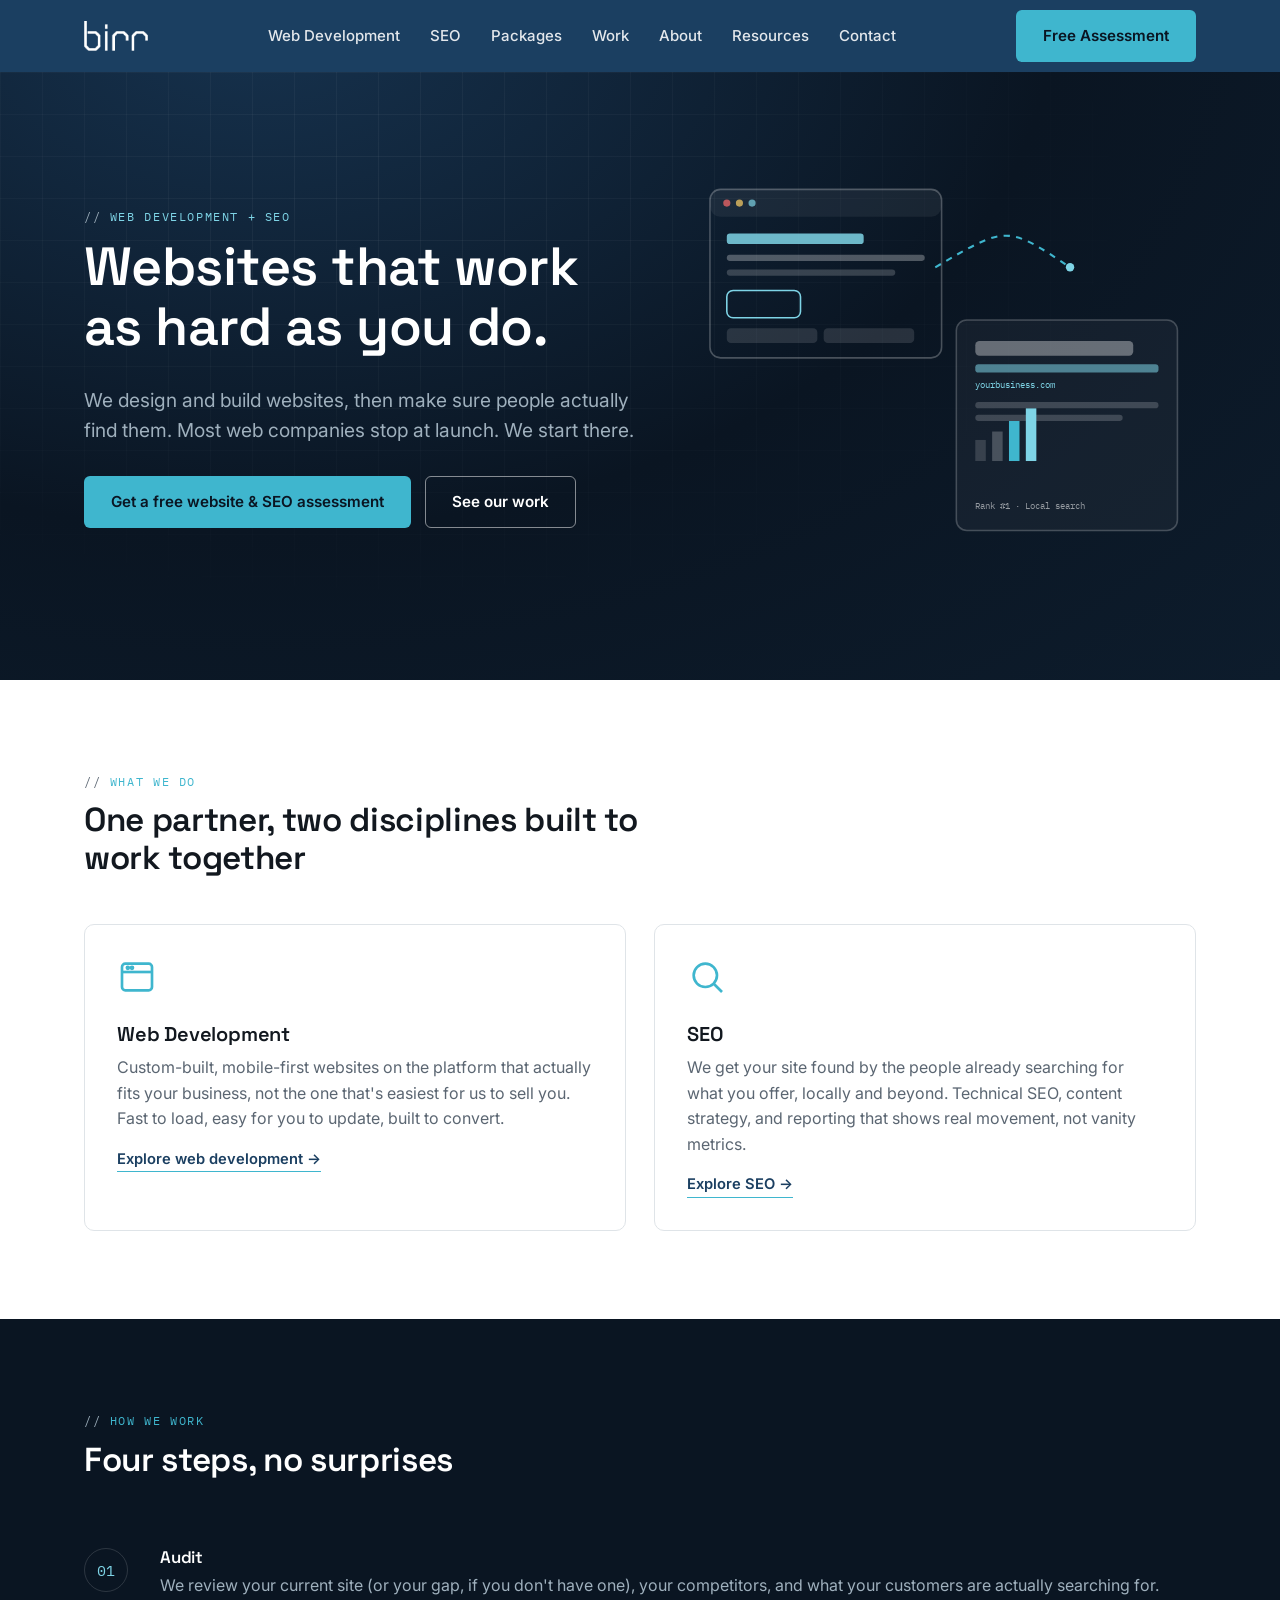
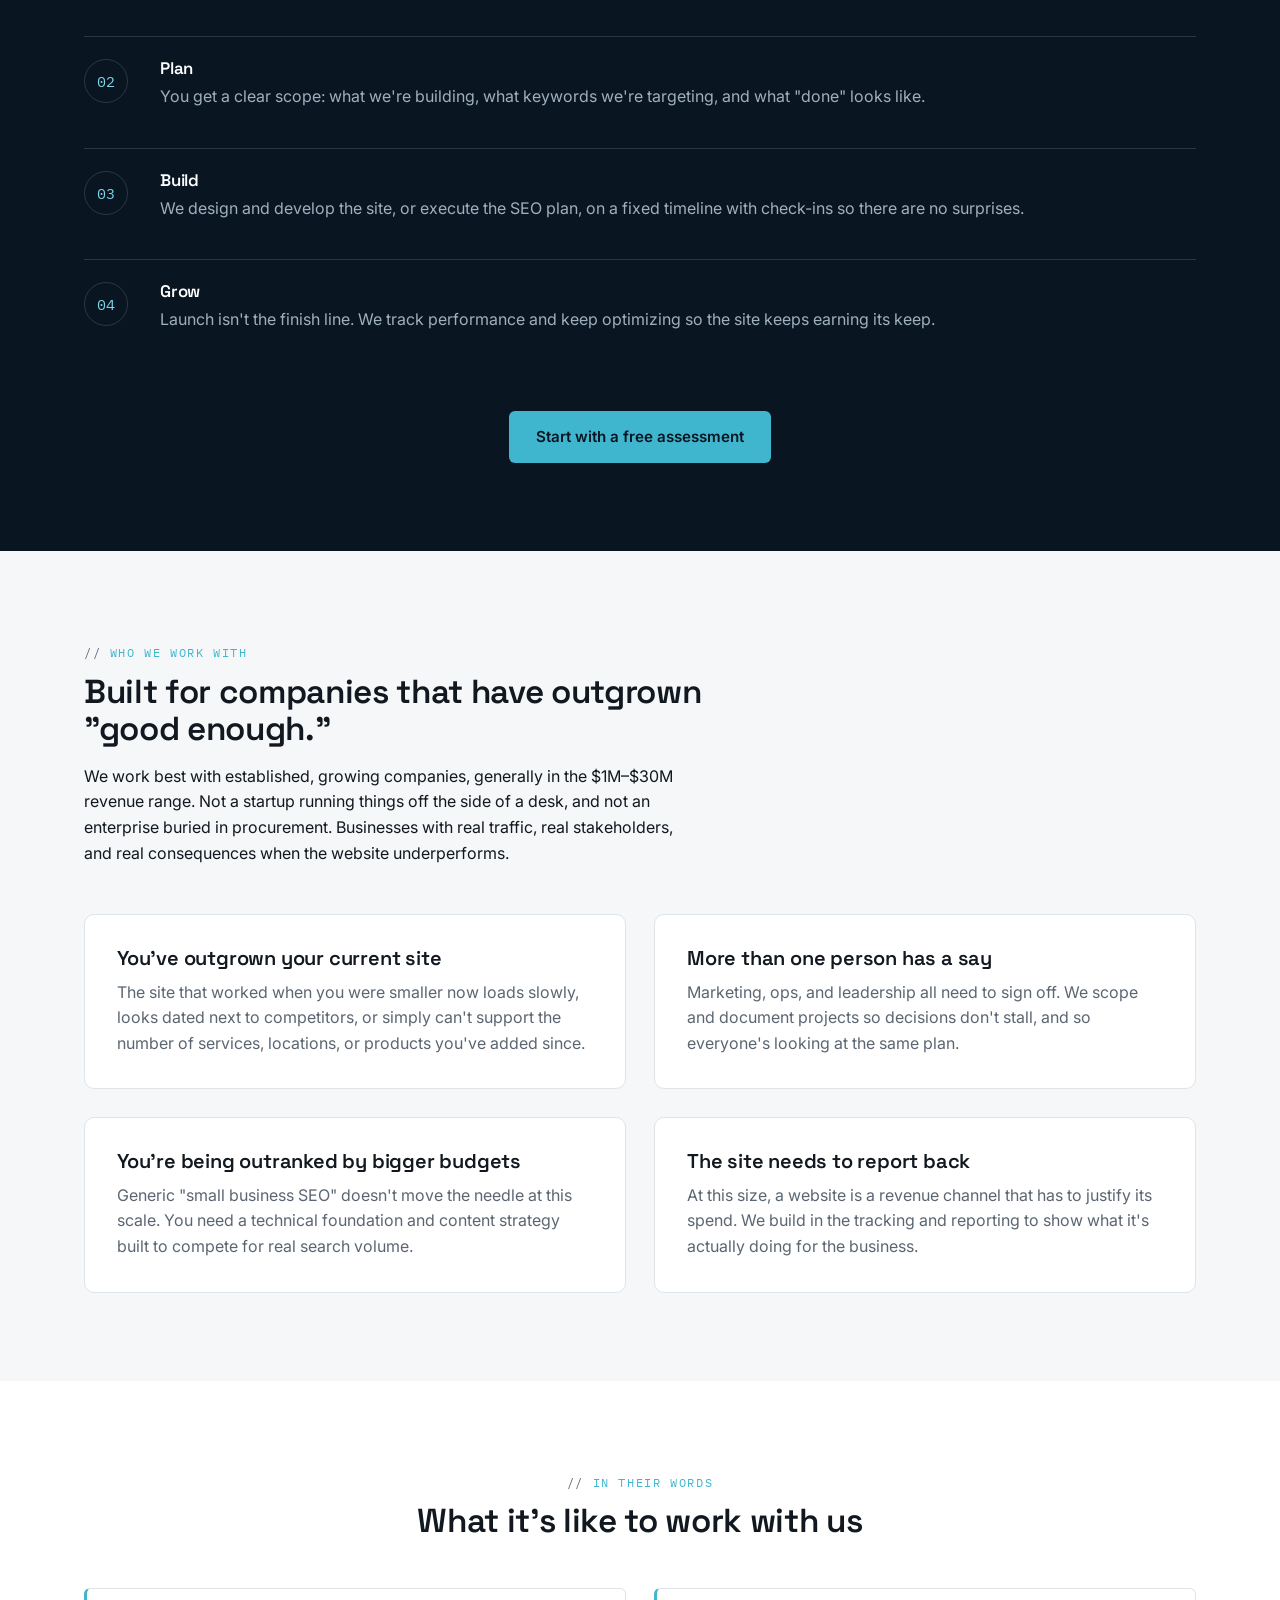
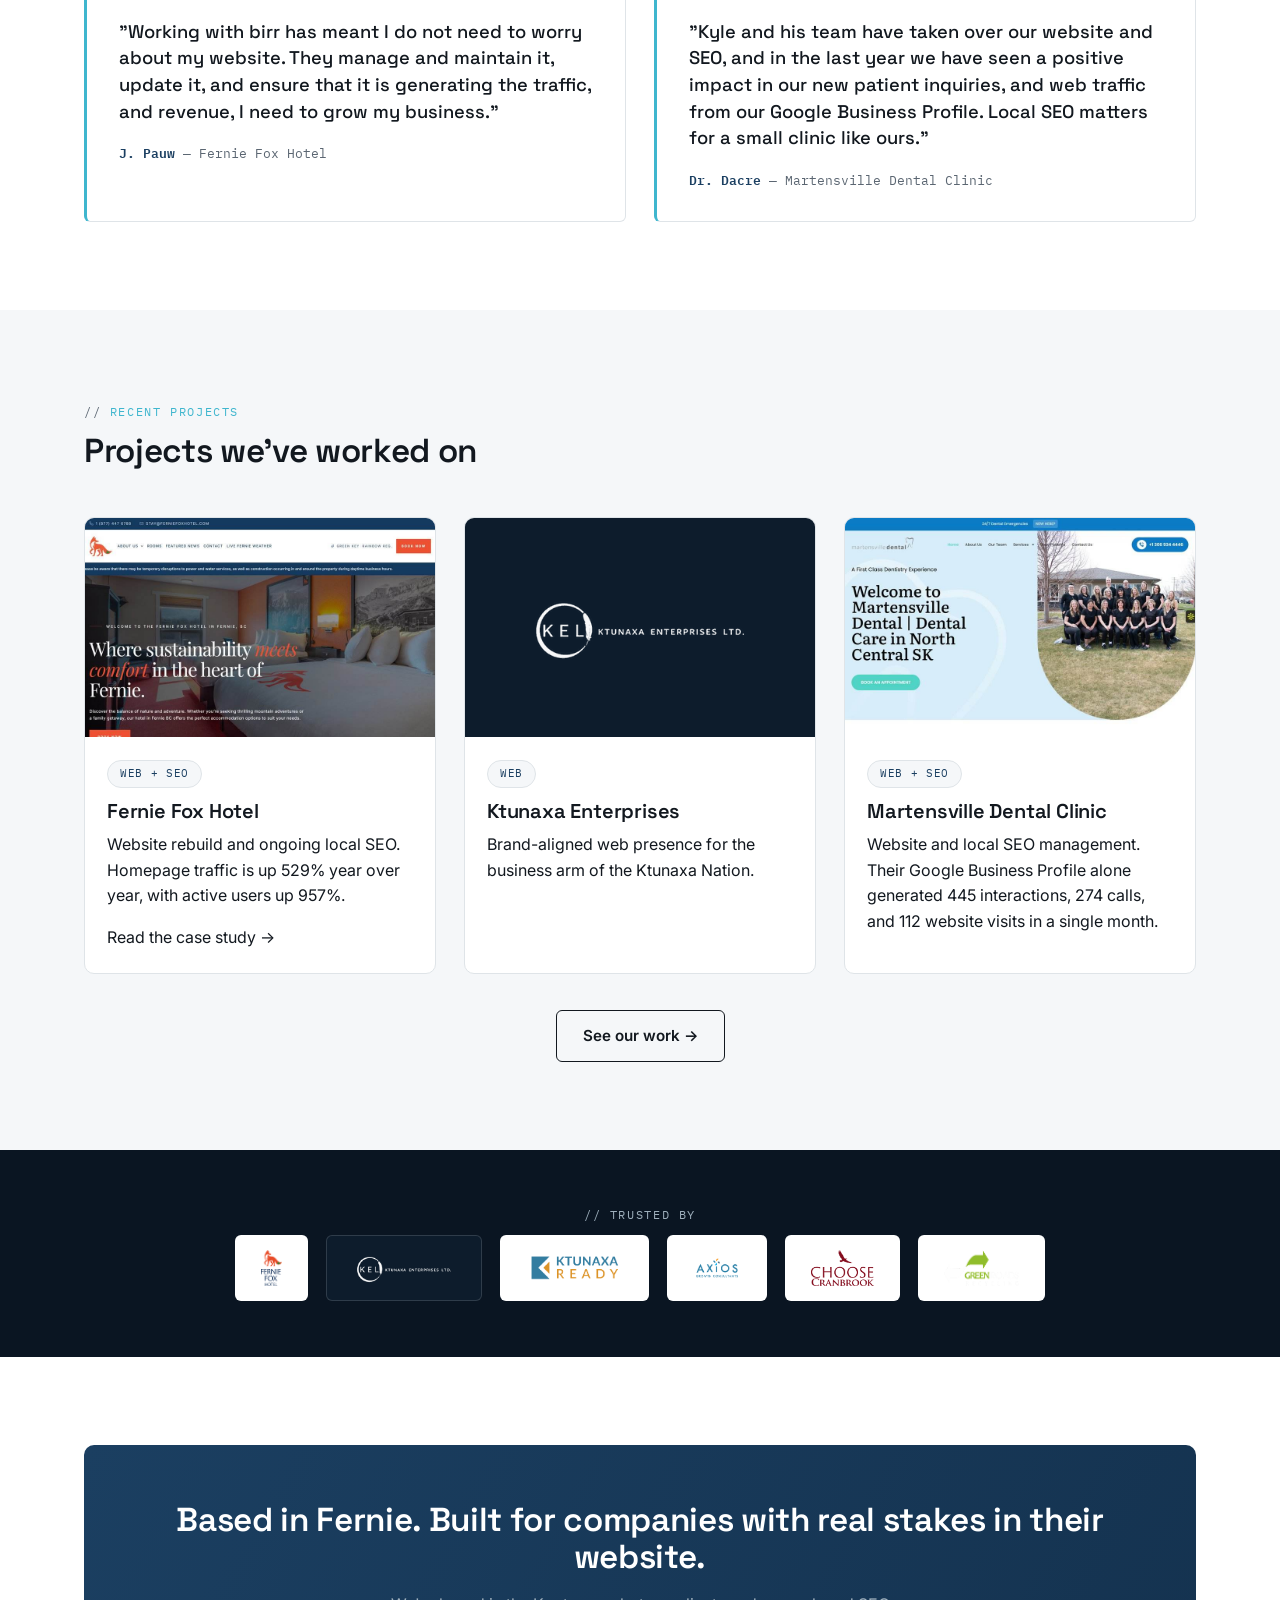
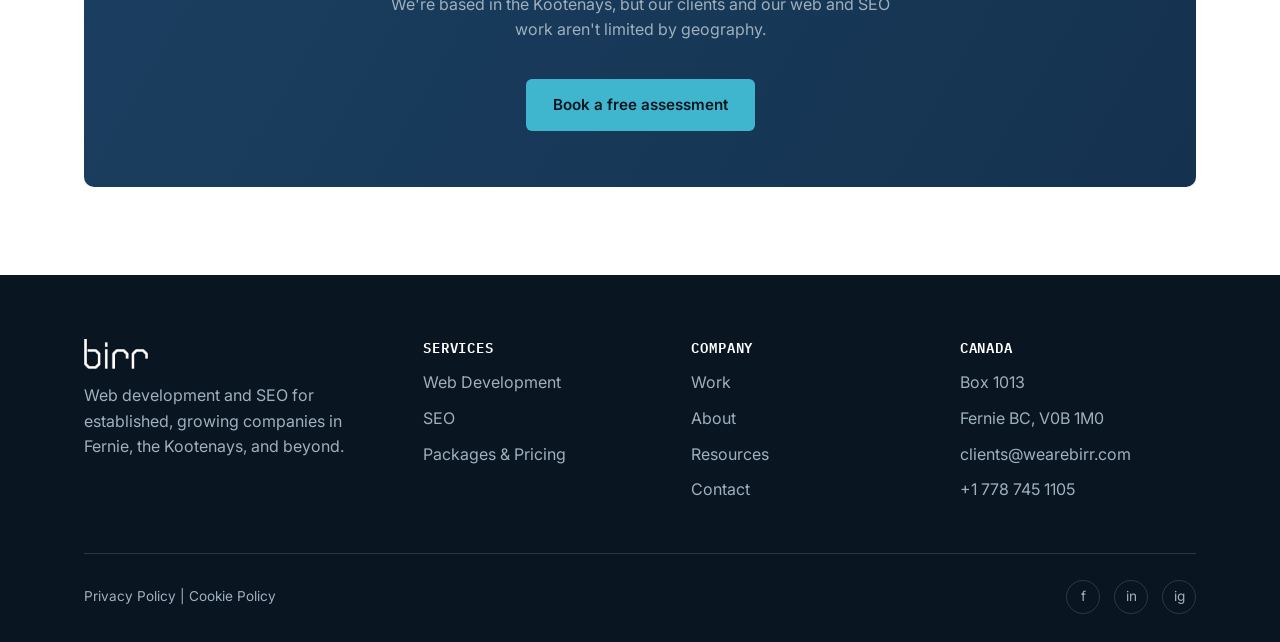
<file: index.html>
<!doctype html>
<html lang="en">
<head>
<meta charset="utf-8">
<title>Website Design & SEO for Kootenay Businesses | birr</title>
<meta name="description" content="birr builds fast, conversion-ready websites and gets them ranking on Google. Web development and SEO for established, growing companies in Fernie, BC and beyond.">
<link rel="icon" type="image/png" sizes="32x32" href="images/favicon-32.png">
<link rel="icon" type="image/png" sizes="192x192" href="images/favicon-192.png">
<link rel="apple-touch-icon" href="images/favicon-192.png">
<link rel="canonical" href="https://wearebirr.com/">
<meta property="og:type" content="website">
<meta property="og:site_name" content="birr">
<meta property="og:title" content="Website Design & SEO for Kootenay Businesses | birr">
<meta property="og:description" content="birr builds fast, conversion-ready websites and gets them ranking on Google. Web development and SEO for established, growing companies in Fernie, BC and beyond.">
<meta property="og:url" content="https://wearebirr.com/">
<meta property="og:image" content="https://wearebirr.com/images/og-image.jpg">
<meta name="twitter:card" content="summary_large_image">
<meta name="twitter:title" content="Website Design & SEO for Kootenay Businesses | birr">
<meta name="twitter:description" content="birr builds fast, conversion-ready websites and gets them ranking on Google. Web development and SEO for established, growing companies in Fernie, BC and beyond.">
<meta name="twitter:image" content="https://wearebirr.com/images/og-image.jpg">
<meta name="viewport" content="width=device-width, initial-scale=1">
<link rel="preconnect" href="https://fonts.googleapis.com">
<link rel="preconnect" href="https://fonts.gstatic.com" crossorigin>
<link rel="preload" as="style" href="https://fonts.googleapis.com/css2?family=Space+Grotesk:wght@500;600;700&family=Inter:wght@400;500;600&family=IBM+Plex+Mono:wght@400;500&display=swap" onload="this.onload=null;this.rel='stylesheet'">
<noscript><link href="https://fonts.googleapis.com/css2?family=Space+Grotesk:wght@500;600;700&family=Inter:wght@400;500;600&family=IBM+Plex+Mono:wght@400;500&display=swap" rel="stylesheet"></noscript>
<link rel="stylesheet" href="css/style.css">
<script type="application/ld+json">
{
  "@context": "https://schema.org",
  "@type": "ProfessionalService",
  "name": "birr",
  "url": "https://wearebirr.com/",
  "logo": "https://wearebirr.com/images/logo-white.png",
  "image": "https://wearebirr.com/images/og-image.jpg",
  "description": "Web development and SEO for established, growing companies in Fernie, the Kootenays, and beyond.",
  "address": {
    "@type": "PostalAddress",
    "postOfficeBoxNumber": "Box 1013",
    "addressLocality": "Fernie",
    "addressRegion": "BC",
    "postalCode": "V0B 1M0",
    "addressCountry": "CA"
  },
  "telephone": "+1-778-745-1105",
  "email": "clients@wearebirr.com",
  "areaServed": ["Fernie", "Kootenays", "British Columbia", "Canada"],
  "sameAs": [
    "https://www.facebook.com/wearebirr/",
    "https://ca.linkedin.com/company/wearebirr/",
    "https://www.instagram.com/birragency/"
  ],
  "makesOffer": [
    { "@type": "Offer", "itemOffered": { "@type": "Service", "name": "Web Development" } },
    { "@type": "Offer", "itemOffered": { "@type": "Service", "name": "SEO" } }
  ]
}
</script>
</head>
<body>

<header class="site-header">
  <div class="container">
    <a href="index.html" class="logo"><img src="images/logo-white.png" alt="birr" width="83" height="39"></a>
    <nav aria-label="Primary">
      <ul class="nav-links">
        <li><a href="web-development.html">Web Development</a></li>
        <li><a href="seo.html">SEO</a></li>
        <li><a href="packages.html">Packages</a></li>
        <li><a href="work.html">Work</a></li>
        <li><a href="about.html">About</a></li>
        <li><a href="resources.html">Resources</a></li>
        <li><a href="contact.html">Contact</a></li>
      </ul>
    </nav>
    <div class="nav-cta">
      <a href="contact.html" class="btn btn-primary">Free Assessment</a>
      <button class="nav-toggle" aria-label="Toggle menu" aria-expanded="false">
        <svg viewBox="0 0 24 24" fill="none" stroke="currentColor" stroke-width="2"><line x1="3" y1="6" x2="21" y2="6"/><line x1="3" y1="12" x2="21" y2="12"/><line x1="3" y1="18" x2="21" y2="18"/></svg>
      </button>
    </div>
  </div>
</header>

<section class="hero">
  <div class="container">
    <div class="hero-copy">
      <span class="eyebrow">Web development + SEO</span>
      <h1>Websites that work as hard as you do.</h1>
      <p class="hero-sub">We design and build websites, then make sure people actually find them. Most web companies stop at launch. We start there.</p>
      <div class="hero-actions">
        <a href="contact.html" class="btn btn-primary">Get a free website &amp; SEO assessment</a>
        <a href="work.html" class="btn btn-outline-light">See our work</a>
      </div>
    </div>
    <div class="hero-graphic">
      <!-- Signature element: a wireframe site being traced into a ranked
           search result — the visual thesis of "we build it, then we get
           it found." -->
      <svg class="build-rank-diagram" viewBox="0 0 480 380" role="img" aria-label="Diagram of a website being built and then appearing as a top search result">
        <rect x="18" y="26" width="220" height="160" rx="10" fill="none" stroke="rgba(255,255,255,0.25)" stroke-width="1.5"/>
        <rect x="18" y="26" width="220" height="26" rx="10" fill="rgba(255,255,255,0.06)"/>
        <circle cx="34" cy="39" r="3.4" fill="#ff6b6b" opacity="0.7"/>
        <circle cx="46" cy="39" r="3.4" fill="#ffd166" opacity="0.7"/>
        <circle cx="58" cy="39" r="3.4" fill="#7ed4e6" opacity="0.7"/>
        <rect x="34" y="68" width="130" height="10" rx="3" fill="#7ed4e6" opacity="0.85"/>
        <rect x="34" y="88" width="188" height="6" rx="3" fill="rgba(255,255,255,0.28)"/>
        <rect x="34" y="102" width="160" height="6" rx="3" fill="rgba(255,255,255,0.18)"/>
        <rect x="34" y="122" width="70" height="26" rx="6" fill="none" stroke="#7ed4e6" stroke-width="1.5"/>
        <rect x="34" y="158" width="86" height="14" rx="4" fill="rgba(255,255,255,0.12)"/>
        <rect x="126" y="158" width="86" height="14" rx="4" fill="rgba(255,255,255,0.12)"/>

        <path class="brd-path" d="M232 100 C 300 60, 300 60, 360 100" fill="none" stroke="#3fb6ce" stroke-width="2"/>
        <circle class="brd-pulse" cx="360" cy="100" r="4" fill="#7ed4e6"/>

        <rect x="252" y="150" width="210" height="200" rx="10" fill="rgba(255,255,255,0.04)" stroke="rgba(255,255,255,0.22)" stroke-width="1.5"/>
        <rect x="270" y="170" width="150" height="14" rx="4" fill="rgba(255,255,255,0.35)"/>
        <rect x="270" y="192" width="174" height="8" rx="3" fill="rgba(126,212,230,0.55)"/>
        <text x="270" y="215" font-family="IBM Plex Mono, monospace" font-size="9" fill="#7ed4e6">yourbusiness.com</text>
        <rect x="270" y="228" width="174" height="6" rx="3" fill="rgba(255,255,255,0.18)"/>
        <rect x="270" y="240" width="140" height="6" rx="3" fill="rgba(255,255,255,0.18)"/>

        <g transform="translate(270 264)">
          <rect y="0" width="10" height="20" fill="rgba(255,255,255,0.15)"/>
          <rect x="16" y="-8" width="10" height="28" fill="rgba(255,255,255,0.22)"/>
          <rect x="32" y="-18" width="10" height="38" fill="#3fb6ce"/>
          <rect x="48" y="-30" width="10" height="50" fill="#7ed4e6"/>
        </g>
        <text x="270" y="330" font-family="IBM Plex Mono, monospace" font-size="9" fill="rgba(255,255,255,0.55)">Rank #1 · Local search</text>
      </svg>
    </div>
  </div>
</section>

<section>
  <div class="container">
    <div class="section-head">
      <span class="eyebrow">What we do</span>
      <h2>One partner, two disciplines built to work together</h2>
    </div>
    <div class="grid grid-2">
      <div class="card">
        <svg class="card-icon" viewBox="0 0 24 24" fill="none" stroke="currentColor" stroke-width="1.6"><rect x="3" y="4" width="18" height="16" rx="2"/><line x1="3" y1="9" x2="21" y2="9"/><circle cx="6.5" cy="6.5" r="0.6" fill="currentColor"/><circle cx="9" cy="6.5" r="0.6" fill="currentColor"/></svg>
        <h3>Web Development</h3>
        <p>Custom-built, mobile-first websites on the platform that actually fits your business, not the one that's easiest for us to sell you. Fast to load, easy for you to update, built to convert.</p>
        <a class="card-link" href="web-development.html">Explore web development →</a>
      </div>
      <div class="card">
        <svg class="card-icon" viewBox="0 0 24 24" fill="none" stroke="currentColor" stroke-width="1.6"><circle cx="11" cy="11" r="7"/><line x1="21" y1="21" x2="16.2" y2="16.2"/></svg>
        <h3>SEO</h3>
        <p>We get your site found by the people already searching for what you offer, locally and beyond. Technical SEO, content strategy, and reporting that shows real movement, not vanity metrics.</p>
        <a class="card-link" href="seo.html">Explore SEO →</a>
      </div>
    </div>
  </div>
</section>

<section class="dark">
  <div class="container">
    <div class="section-head">
      <span class="eyebrow">How we work</span>
      <h2>Four steps, no surprises</h2>
    </div>
    <div class="steps">
      <div class="step">
        <div class="step-num">01</div>
        <div><h3>Audit</h3><p>We review your current site (or your gap, if you don't have one), your competitors, and what your customers are actually searching for.</p></div>
      </div>
      <div class="step">
        <div class="step-num">02</div>
        <div><h3>Plan</h3><p>You get a clear scope: what we're building, what keywords we're targeting, and what "done" looks like.</p></div>
      </div>
      <div class="step">
        <div class="step-num">03</div>
        <div><h3>Build</h3><p>We design and develop the site, or execute the SEO plan, on a fixed timeline with check-ins so there are no surprises.</p></div>
      </div>
      <div class="step">
        <div class="step-num">04</div>
        <div><h3>Grow</h3><p>Launch isn't the finish line. We track performance and keep optimizing so the site keeps earning its keep.</p></div>
      </div>
    </div>
    <div class="text-center" style="margin-top:40px;">
      <a href="contact.html" class="btn btn-primary">Start with a free assessment</a>
    </div>
  </div>
</section>

<section class="surface">
  <div class="container">
    <div class="section-head">
      <span class="eyebrow">Who we work with</span>
      <h2>Built for companies that have outgrown "good enough."</h2>
      <p>We work best with established, growing companies, generally in the $1M–$30M revenue range. Not a startup running things off the side of a desk, and not an enterprise buried in procurement. Businesses with real traffic, real stakeholders, and real consequences when the website underperforms.</p>
    </div>
    <div class="grid grid-2">
      <div class="card">
        <h3>You've outgrown your current site</h3>
        <p>The site that worked when you were smaller now loads slowly, looks dated next to competitors, or simply can't support the number of services, locations, or products you've added since.</p>
      </div>
      <div class="card">
        <h3>More than one person has a say</h3>
        <p>Marketing, ops, and leadership all need to sign off. We scope and document projects so decisions don't stall, and so everyone's looking at the same plan.</p>
      </div>
      <div class="card">
        <h3>You're being outranked by bigger budgets</h3>
        <p>Generic "small business SEO" doesn't move the needle at this scale. You need a technical foundation and content strategy built to compete for real search volume.</p>
      </div>
      <div class="card">
        <h3>The site needs to report back</h3>
        <p>At this size, a website is a revenue channel that has to justify its spend. We build in the tracking and reporting to show what it's actually doing for the business.</p>
      </div>
    </div>
  </div>
</section>

<section>
  <div class="container">
    <div class="section-head center">
      <span class="eyebrow">In their words</span>
      <h2>What it's like to work with us</h2>
    </div>
    <div class="grid grid-2">
      <div class="testimonial">
        <blockquote>"Working with birr has meant I do not need to worry about my website. They manage and maintain it, update it, and ensure that it is generating the traffic, and revenue, I need to grow my business."</blockquote>
        <cite><strong>J. Pauw</strong> — Fernie Fox Hotel</cite>
      </div>
      <div class="testimonial">
        <blockquote>"Kyle and his team have taken over our website and SEO, and in the last year we have seen a positive impact in our new patient inquiries, and web traffic from our Google Business Profile. Local SEO matters for a small clinic like ours."</blockquote>
        <cite><strong>Dr. Dacre</strong> — Martensville Dental Clinic</cite>
      </div>
    </div>
  </div>
</section>

<section class="surface">
  <div class="container">
    <div class="section-head">
      <span class="eyebrow">Recent projects</span>
      <h2>Projects we've worked on</h2>
    </div>
    <div class="grid grid-3">
      <div class="project-card">
        <div class="project-thumb has-shot"><img src="images/screenshots/fernie-fox-hotel.jpg" alt="Fernie Fox Hotel website homepage" loading="lazy"></div>
        <div class="project-body">
          <span class="tag">Web + SEO</span>
          <h3>Fernie Fox Hotel</h3>
          <p>Website rebuild and ongoing local SEO. Homepage traffic is up 529% year over year, with active users up 957%.</p>
          <a class="card-link" href="fernie-fox-hotel.html">Read the case study →</a>
        </div>
      </div>
      <div class="project-card">
        <div class="project-thumb has-logo" style="background:var(--navy-deep-2);"><img src="images/clients/ktunaxa-enterprises.png" alt="Ktunaxa Enterprises Ltd. logo" loading="lazy"></div>
        <div class="project-body">
          <span class="tag">Web</span>
          <h3>Ktunaxa Enterprises</h3>
          <p>Brand-aligned web presence for the business arm of the Ktunaxa Nation.</p>
        </div>
      </div>
      <div class="project-card">
        <div class="project-thumb has-shot"><img src="images/screenshots/martensville-dental.jpg" alt="Martensville Dental Clinic website homepage" loading="lazy"></div>
        <div class="project-body">
          <span class="tag">Web + SEO</span>
          <h3>Martensville Dental Clinic</h3>
          <p>Website and local SEO management. Their Google Business Profile alone generated 445 interactions, 274 calls, and 112 website visits in a single month.</p>
        </div>
      </div>
    </div>
    <div class="text-center" style="margin-top:36px;">
      <a href="work.html" class="btn btn-outline">See our work →</a>
    </div>
  </div>
</section>

<section class="dark tight">
  <div class="container">
    <p class="eyebrow text-center" style="display:block;">Trusted by</p>
    <div class="client-logos">
      <div class="client-logo-chip"><img src="images/clients/fernie-fox-hotel.png" alt="Fernie Fox Hotel" loading="lazy"></div>
      <div class="client-logo-chip on-dark-chip"><img src="images/clients/ktunaxa-enterprises.png" alt="Ktunaxa Enterprises Ltd." loading="lazy"></div>
      <div class="client-logo-chip"><img src="images/clients/ktunaxa-ready.png" alt="Ktunaxa Ready" loading="lazy"></div>
      <div class="client-logo-chip"><img src="images/clients/axios.png" alt="Axios Growth Consultants" loading="lazy"></div>
      <div class="client-logo-chip"><img src="images/clients/choose-cranbrook.png" alt="Choose Cranbrook" loading="lazy"></div>
      <div class="client-logo-chip"><img src="images/clients/greenroads.png" alt="Green Roads" loading="lazy"></div>
    </div>
  </div>
</section>

<section>
  <div class="container">
    <div class="cta-banner">
      <h2>Based in Fernie. Built for companies with real stakes in their website.</h2>
      <p>We're based in the Kootenays, but our clients and our web and SEO work aren't limited by geography.</p>
      <a href="contact.html" class="btn btn-primary" style="margin-top:20px;">Book a free assessment</a>
    </div>
  </div>
</section>

<footer class="site-footer">
  <div class="container">
    <div class="footer-top">
      <div class="footer-col">
        <div class="logo"><img src="images/logo-white.png" alt="birr" width="83" height="39" loading="lazy"></div>
        <p>Web development and SEO for established, growing companies in Fernie, the Kootenays, and beyond.</p>
      </div>
      <div class="footer-col">
        <h4>Services</h4>
        <ul>
          <li><a href="web-development.html">Web Development</a></li>
          <li><a href="seo.html">SEO</a></li>
          <li><a href="packages.html">Packages &amp; Pricing</a></li>
        </ul>
      </div>
      <div class="footer-col">
        <h4>Company</h4>
        <ul>
          <li><a href="work.html">Work</a></li>
          <li><a href="about.html">About</a></li>
          <li><a href="resources.html">Resources</a></li>
          <li><a href="contact.html">Contact</a></li>
        </ul>
      </div>
      <div class="footer-col">
        <h4>Canada</h4>
        <ul>
          <li>Box 1013</li>
          <li>Fernie BC, V0B 1M0</li>
          <li><a href="mailto:clients@wearebirr.com">clients@wearebirr.com</a></li>
          <li><a href="tel:+17787451105">+1 778 745 1105</a></li>
        </ul>
      </div>
    </div>
    <div class="footer-bottom">
      <div>Privacy Policy | Cookie Policy</div>
      <div class="social-links">
        <a href="https://www.facebook.com/wearebirr/" aria-label="Facebook">f</a>
        <a href="https://ca.linkedin.com/company/wearebirr/" aria-label="LinkedIn">in</a>
        <a href="https://www.instagram.com/birragency/" aria-label="Instagram">ig</a>
      </div>
    </div>
  </div>
</footer>

<script src="js/main.js"></script>
</body>
</html>
</file>
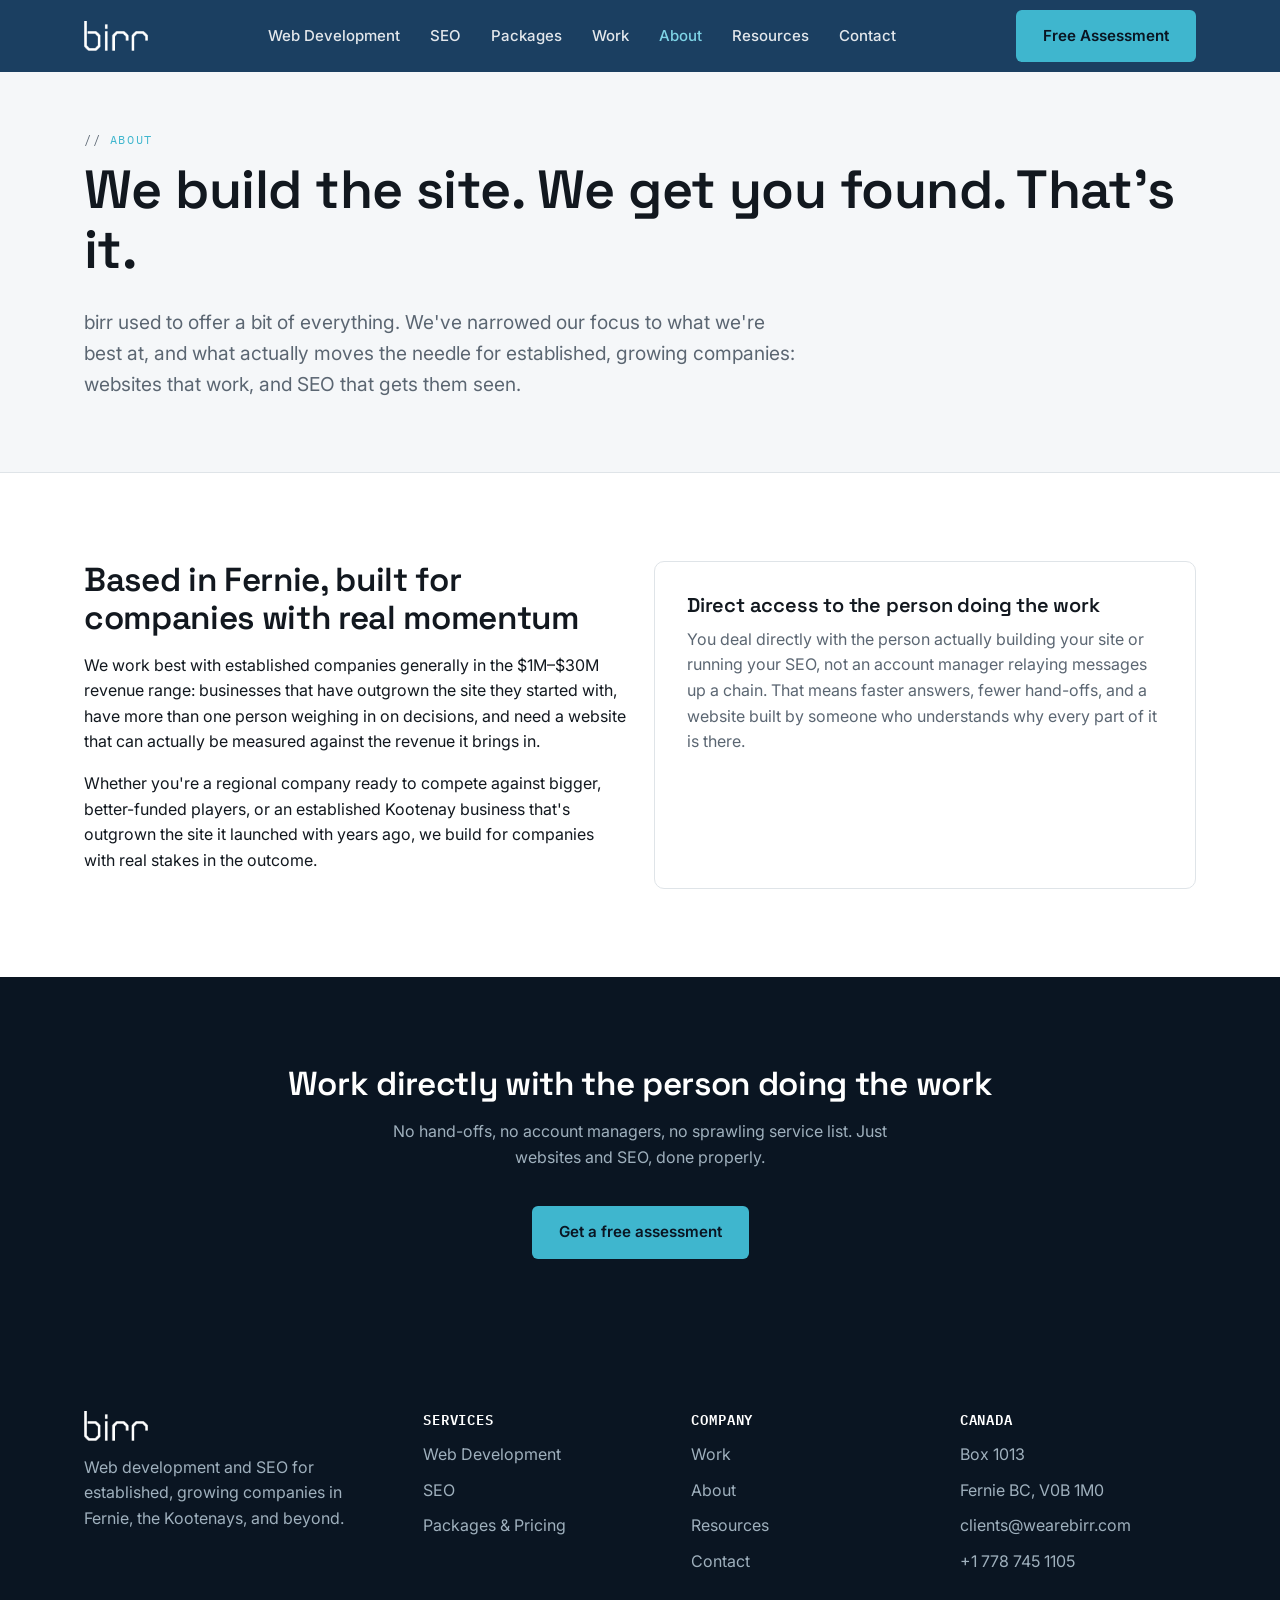
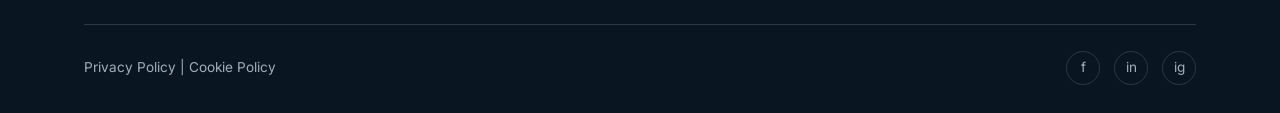
<file: about.html>
<!doctype html>
<html lang="en">
<head>
<meta charset="utf-8">
<title>About birr | Web Development & SEO, Fernie BC</title>
<meta name="description" content="birr is a Fernie, BC-based web development and SEO practice helping established, growing companies ($1M–$30M revenue) get online and get found.">
<link rel="icon" type="image/png" sizes="32x32" href="images/favicon-32.png">
<link rel="icon" type="image/png" sizes="192x192" href="images/favicon-192.png">
<link rel="apple-touch-icon" href="images/favicon-192.png">
<link rel="canonical" href="https://wearebirr.com/about.html">
<meta property="og:type" content="website">
<meta property="og:site_name" content="birr">
<meta property="og:title" content="About birr | Web Development & SEO, Fernie BC">
<meta property="og:description" content="birr is a Fernie, BC-based web development and SEO practice helping established, growing companies ($1M–$30M revenue) get online and get found.">
<meta property="og:url" content="https://wearebirr.com/about.html">
<meta property="og:image" content="https://wearebirr.com/images/og-image.jpg">
<meta name="twitter:card" content="summary_large_image">
<meta name="twitter:title" content="About birr | Web Development & SEO, Fernie BC">
<meta name="twitter:description" content="birr is a Fernie, BC-based web development and SEO practice helping established, growing companies ($1M–$30M revenue) get online and get found.">
<meta name="twitter:image" content="https://wearebirr.com/images/og-image.jpg">
<meta name="viewport" content="width=device-width, initial-scale=1">
<link rel="preconnect" href="https://fonts.googleapis.com">
<link rel="preconnect" href="https://fonts.gstatic.com" crossorigin>
<link rel="preload" as="style" href="https://fonts.googleapis.com/css2?family=Space+Grotesk:wght@500;600;700&family=Inter:wght@400;500;600&family=IBM+Plex+Mono:wght@400;500&display=swap" onload="this.onload=null;this.rel='stylesheet'">
<noscript><link href="https://fonts.googleapis.com/css2?family=Space+Grotesk:wght@500;600;700&family=Inter:wght@400;500;600&family=IBM+Plex+Mono:wght@400;500&display=swap" rel="stylesheet"></noscript>
<link rel="stylesheet" href="css/style.css">
</head>
<body>

<header class="site-header">
  <div class="container">
    <a href="index.html" class="logo"><img src="images/logo-white.png" alt="birr" width="83" height="39"></a>
    <nav aria-label="Primary">
      <ul class="nav-links">
        <li><a href="web-development.html">Web Development</a></li>
        <li><a href="seo.html">SEO</a></li>
        <li><a href="packages.html">Packages</a></li>
        <li><a href="work.html">Work</a></li>
        <li><a href="about.html" aria-current="page">About</a></li>
        <li><a href="resources.html">Resources</a></li>
        <li><a href="contact.html">Contact</a></li>
      </ul>
    </nav>
    <div class="nav-cta">
      <a href="contact.html" class="btn btn-primary">Free Assessment</a>
      <button class="nav-toggle" aria-label="Toggle menu" aria-expanded="false">
        <svg viewBox="0 0 24 24" fill="none" stroke="currentColor" stroke-width="2"><line x1="3" y1="6" x2="21" y2="6"/><line x1="3" y1="12" x2="21" y2="12"/><line x1="3" y1="18" x2="21" y2="18"/></svg>
      </button>
    </div>
  </div>
</header>

<section class="page-intro">
  <div class="container">
    <span class="eyebrow">About</span>
    <h1>We build the site. We get you found. That's it.</h1>
    <p class="hero-sub" style="color:var(--muted); max-width:60ch;">birr used to offer a bit of everything. We've narrowed our focus to what we're best at, and what actually moves the needle for established, growing companies: websites that work, and SEO that gets them seen.</p>
  </div>
</section>

<section>
  <div class="container">
    <div class="grid grid-2">
      <div>
        <h2>Based in Fernie, built for companies with real momentum</h2>
        <p>We work best with established companies generally in the $1M–$30M revenue range: businesses that have outgrown the site they started with, have more than one person weighing in on decisions, and need a website that can actually be measured against the revenue it brings in.</p>
        <p>Whether you're a regional company ready to compete against bigger, better-funded players, or an established Kootenay business that's outgrown the site it launched with years ago, we build for companies with real stakes in the outcome.</p>
      </div>
      <div class="card">
        <h3>Direct access to the person doing the work</h3>
        <p>You deal directly with the person actually building your site or running your SEO, not an account manager relaying messages up a chain. That means faster answers, fewer hand-offs, and a website built by someone who understands why every part of it is there.</p>
      </div>
    </div>
  </div>
</section>

<section class="dark">
  <div class="container">
    <div class="cta-banner" style="background:none; padding:0;">
      <h2>Work directly with the person doing the work</h2>
      <p>No hand-offs, no account managers, no sprawling service list. Just websites and SEO, done properly.</p>
      <a href="contact.html" class="btn btn-primary" style="margin-top:20px;">Get a free assessment</a>
    </div>
  </div>
</section>

<footer class="site-footer">
  <div class="container">
    <div class="footer-top">
      <div class="footer-col">
        <div class="logo"><img src="images/logo-white.png" alt="birr" width="83" height="39" loading="lazy"></div>
        <p>Web development and SEO for established, growing companies in Fernie, the Kootenays, and beyond.</p>
      </div>
      <div class="footer-col">
        <h4>Services</h4>
        <ul>
          <li><a href="web-development.html">Web Development</a></li>
          <li><a href="seo.html">SEO</a></li>
          <li><a href="packages.html">Packages &amp; Pricing</a></li>
        </ul>
      </div>
      <div class="footer-col">
        <h4>Company</h4>
        <ul>
          <li><a href="work.html">Work</a></li>
          <li><a href="about.html">About</a></li>
          <li><a href="resources.html">Resources</a></li>
          <li><a href="contact.html">Contact</a></li>
        </ul>
      </div>
      <div class="footer-col">
        <h4>Canada</h4>
        <ul>
          <li>Box 1013</li>
          <li>Fernie BC, V0B 1M0</li>
          <li><a href="mailto:clients@wearebirr.com">clients@wearebirr.com</a></li>
          <li><a href="tel:+17787451105">+1 778 745 1105</a></li>
        </ul>
      </div>
    </div>
    <div class="footer-bottom">
      <div>Privacy Policy | Cookie Policy</div>
      <div class="social-links">
        <a href="https://www.facebook.com/wearebirr/" aria-label="Facebook">f</a>
        <a href="https://ca.linkedin.com/company/wearebirr/" aria-label="LinkedIn">in</a>
        <a href="https://www.instagram.com/birragency/" aria-label="Instagram">ig</a>
      </div>
    </div>
  </div>
</footer>

<script src="js/main.js"></script>
</body>
</html>
</file>
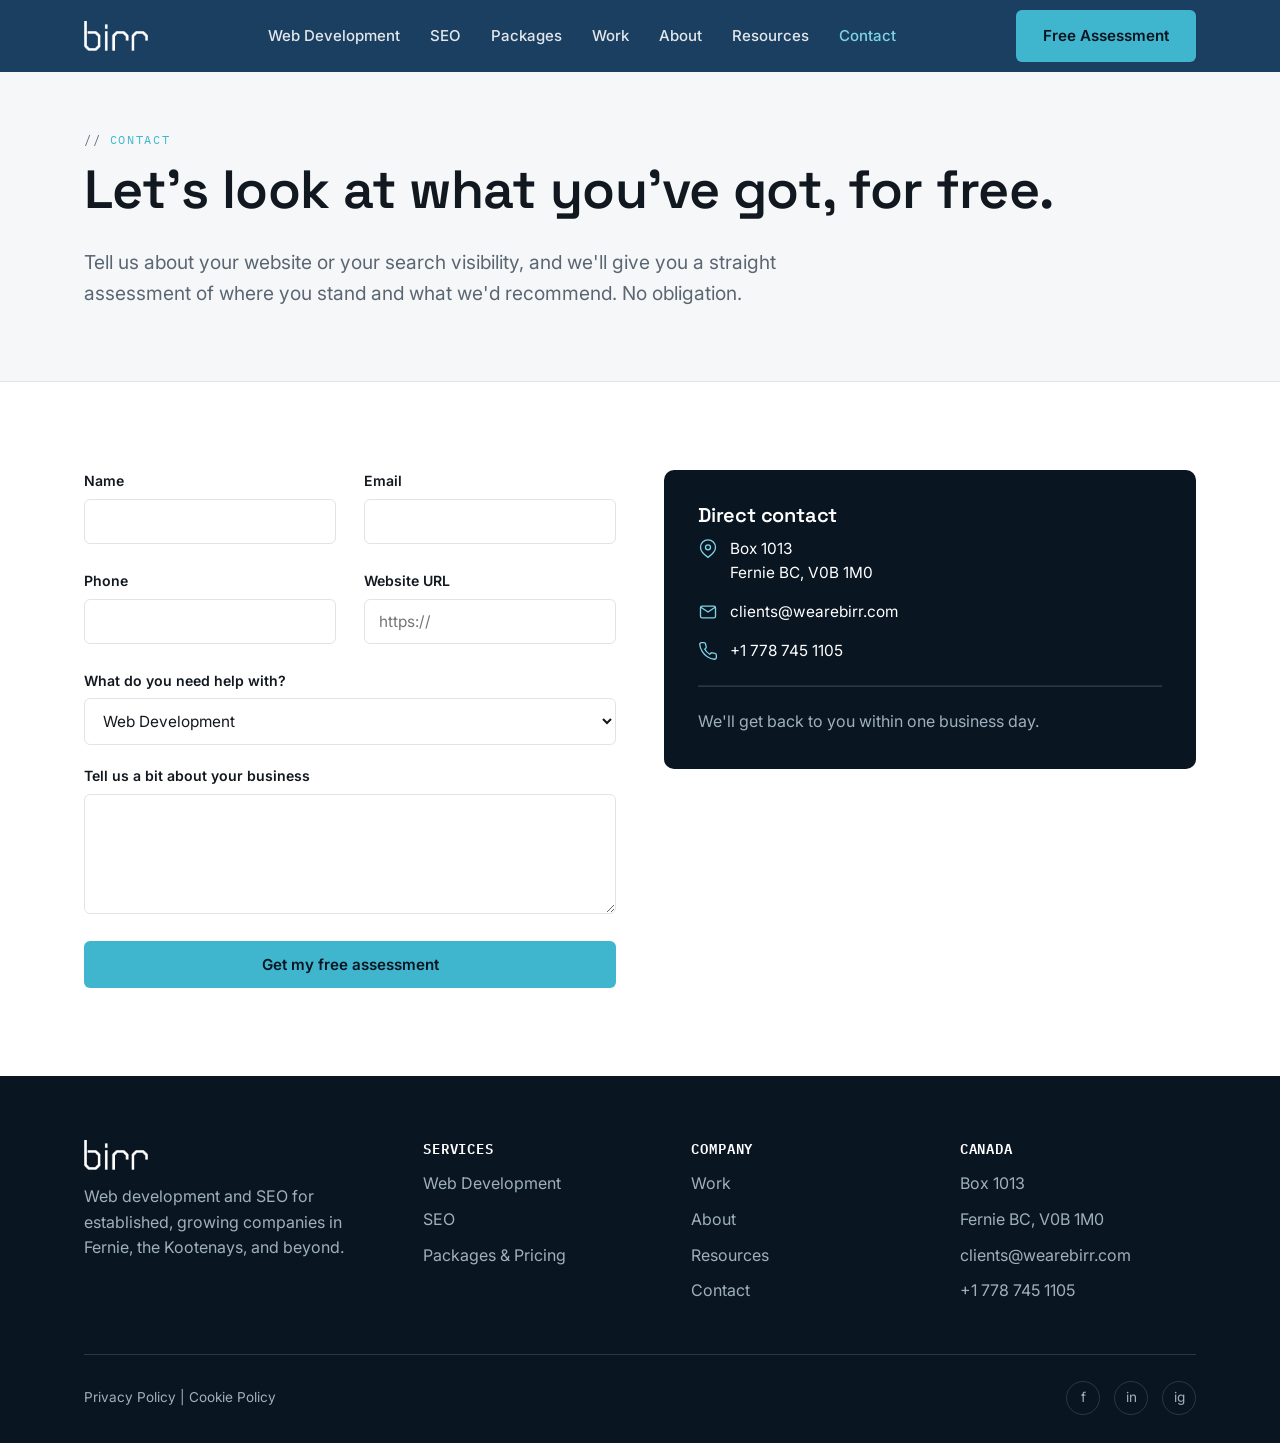
<file: contact.html>
<!doctype html>
<html lang="en">
<head>
<meta charset="utf-8">
<title>Contact birr | Web Development & SEO, Fernie BC</title>
<meta name="description" content="Get in touch with birr for a free website and SEO assessment. Based in Fernie, BC, serving the Kootenays and beyond.">
<link rel="icon" type="image/png" sizes="32x32" href="images/favicon-32.png">
<link rel="icon" type="image/png" sizes="192x192" href="images/favicon-192.png">
<link rel="apple-touch-icon" href="images/favicon-192.png">
<link rel="canonical" href="https://wearebirr.com/contact.html">
<meta property="og:type" content="website">
<meta property="og:site_name" content="birr">
<meta property="og:title" content="Contact birr | Web Development & SEO, Fernie BC">
<meta property="og:description" content="Get in touch with birr for a free website and SEO assessment. Based in Fernie, BC, serving the Kootenays and beyond.">
<meta property="og:url" content="https://wearebirr.com/contact.html">
<meta property="og:image" content="https://wearebirr.com/images/og-image.jpg">
<meta name="twitter:card" content="summary_large_image">
<meta name="twitter:title" content="Contact birr | Web Development & SEO, Fernie BC">
<meta name="twitter:description" content="Get in touch with birr for a free website and SEO assessment. Based in Fernie, BC, serving the Kootenays and beyond.">
<meta name="twitter:image" content="https://wearebirr.com/images/og-image.jpg">
<meta name="viewport" content="width=device-width, initial-scale=1">
<link rel="preconnect" href="https://fonts.googleapis.com">
<link rel="preconnect" href="https://fonts.gstatic.com" crossorigin>
<link rel="preload" as="style" href="https://fonts.googleapis.com/css2?family=Space+Grotesk:wght@500;600;700&family=Inter:wght@400;500;600&family=IBM+Plex+Mono:wght@400;500&display=swap" onload="this.onload=null;this.rel='stylesheet'">
<noscript><link href="https://fonts.googleapis.com/css2?family=Space+Grotesk:wght@500;600;700&family=Inter:wght@400;500;600&family=IBM+Plex+Mono:wght@400;500&display=swap" rel="stylesheet"></noscript>
<link rel="stylesheet" href="css/style.css">
</head>
<body>

<header class="site-header">
  <div class="container">
    <a href="index.html" class="logo"><img src="images/logo-white.png" alt="birr" width="83" height="39"></a>
    <nav aria-label="Primary">
      <ul class="nav-links">
        <li><a href="web-development.html">Web Development</a></li>
        <li><a href="seo.html">SEO</a></li>
        <li><a href="packages.html">Packages</a></li>
        <li><a href="work.html">Work</a></li>
        <li><a href="about.html">About</a></li>
        <li><a href="resources.html">Resources</a></li>
        <li><a href="contact.html" aria-current="page">Contact</a></li>
      </ul>
    </nav>
    <div class="nav-cta">
      <a href="contact.html" class="btn btn-primary">Free Assessment</a>
      <button class="nav-toggle" aria-label="Toggle menu" aria-expanded="false">
        <svg viewBox="0 0 24 24" fill="none" stroke="currentColor" stroke-width="2"><line x1="3" y1="6" x2="21" y2="6"/><line x1="3" y1="12" x2="21" y2="12"/><line x1="3" y1="18" x2="21" y2="18"/></svg>
      </button>
    </div>
  </div>
</header>

<section class="page-intro">
  <div class="container">
    <span class="eyebrow">Contact</span>
    <h1>Let's look at what you've got, for free.</h1>
    <p class="hero-sub" style="color:var(--muted); max-width:60ch;">Tell us about your website or your search visibility, and we'll give you a straight assessment of where you stand and what we'd recommend. No obligation.</p>
  </div>
</section>

<section>
  <div class="container">
    <div class="grid grid-2" style="align-items:start; gap:48px;">
      <form id="contact-form" action="https://formspree.io/f/xaeyykno" method="POST">
        <div class="grid grid-2">
          <div class="form-field">
            <label for="name">Name</label>
            <input type="text" id="name" name="name" required>
            <span class="field-error" data-error-for="name"></span>
          </div>
          <div class="form-field">
            <label for="email">Email</label>
            <input type="email" id="email" name="email" required>
            <span class="field-error" data-error-for="email"></span>
          </div>
        </div>
        <div class="grid grid-2">
          <div class="form-field">
            <label for="phone">Phone</label>
            <input type="tel" id="phone" name="phone">
            <span class="field-error" data-error-for="phone"></span>
          </div>
          <div class="form-field">
            <label for="website">Website URL</label>
            <input type="url" id="website" name="website" placeholder="https://">
            <span class="field-error" data-error-for="website"></span>
          </div>
        </div>
        <div class="form-field">
          <label for="need">What do you need help with?</label>
          <select id="need" name="need">
            <option>Web Development</option>
            <option>SEO</option>
            <option>Both</option>
            <option>Not sure</option>
          </select>
        </div>
        <div class="form-field">
          <label for="message">Tell us a bit about your business</label>
          <textarea id="message" name="message" required></textarea>
          <span class="field-error" data-error-for="message"></span>
        </div>

        <!-- Formspree config: labels the notification email with this site/form -->
        <input type="hidden" name="_subject" value="New lead from wearebirr.com contact form">

        <button type="submit" class="btn btn-primary btn-block">Get my free assessment</button>

        <div class="form-status" role="status" aria-live="polite" data-form-status></div>
      </form>

      <div class="contact-card">
        <h3>Direct contact</h3>
        <div class="contact-line">
          <svg viewBox="0 0 24 24" fill="none" stroke="currentColor" stroke-width="1.6"><path d="M21 10c0 6-9 12-9 12s-9-6-9-12a9 9 0 0 1 18 0z"/><circle cx="12" cy="10" r="3"/></svg>
          <span>Box 1013<br>Fernie BC, V0B 1M0</span>
        </div>
        <div class="contact-line">
          <svg viewBox="0 0 24 24" fill="none" stroke="currentColor" stroke-width="1.6"><path d="M4 4h16v16H4z" opacity="0"/><path d="M3 6l9 6 9-6"/><rect x="3" y="5" width="18" height="14" rx="2"/></svg>
          <a href="mailto:clients@wearebirr.com">clients@wearebirr.com</a>
        </div>
        <div class="contact-line">
          <svg viewBox="0 0 24 24" fill="none" stroke="currentColor" stroke-width="1.6"><path d="M22 16.92v3a2 2 0 0 1-2.18 2 19.8 19.8 0 0 1-8.63-3.07 19.5 19.5 0 0 1-6-6 19.8 19.8 0 0 1-3.07-8.67A2 2 0 0 1 4.11 2h3a2 2 0 0 1 2 1.72c.13.98.36 1.94.68 2.86a2 2 0 0 1-.45 2.11L8.09 9.91a16 16 0 0 0 6 6l1.22-1.25a2 2 0 0 1 2.11-.45c.92.32 1.88.55 2.86.68A2 2 0 0 1 22 16.92z"/></svg>
          <a href="tel:+17787451105">+1 778 745 1105</a>
        </div>
        <hr style="border-color:var(--border-on-dark); margin:22px 0;">
        <p style="margin-bottom:0;">We'll get back to you within one business day.</p>
      </div>
    </div>
  </div>
</section>

<footer class="site-footer">
  <div class="container">
    <div class="footer-top">
      <div class="footer-col">
        <div class="logo"><img src="images/logo-white.png" alt="birr" width="83" height="39" loading="lazy"></div>
        <p>Web development and SEO for established, growing companies in Fernie, the Kootenays, and beyond.</p>
      </div>
      <div class="footer-col">
        <h4>Services</h4>
        <ul>
          <li><a href="web-development.html">Web Development</a></li>
          <li><a href="seo.html">SEO</a></li>
          <li><a href="packages.html">Packages &amp; Pricing</a></li>
        </ul>
      </div>
      <div class="footer-col">
        <h4>Company</h4>
        <ul>
          <li><a href="work.html">Work</a></li>
          <li><a href="about.html">About</a></li>
          <li><a href="resources.html">Resources</a></li>
          <li><a href="contact.html">Contact</a></li>
        </ul>
      </div>
      <div class="footer-col">
        <h4>Canada</h4>
        <ul>
          <li>Box 1013</li>
          <li>Fernie BC, V0B 1M0</li>
          <li><a href="mailto:clients@wearebirr.com">clients@wearebirr.com</a></li>
          <li><a href="tel:+17787451105">+1 778 745 1105</a></li>
        </ul>
      </div>
    </div>
    <div class="footer-bottom">
      <div>Privacy Policy | Cookie Policy</div>
      <div class="social-links">
        <a href="https://www.facebook.com/wearebirr/" aria-label="Facebook">f</a>
        <a href="https://ca.linkedin.com/company/wearebirr/" aria-label="LinkedIn">in</a>
        <a href="https://www.instagram.com/birragency/" aria-label="Instagram">ig</a>
      </div>
    </div>
  </div>
</footer>

<script src="js/main.js"></script>
<script src="js/contact-form.js"></script>
</body>
</html>
</file>
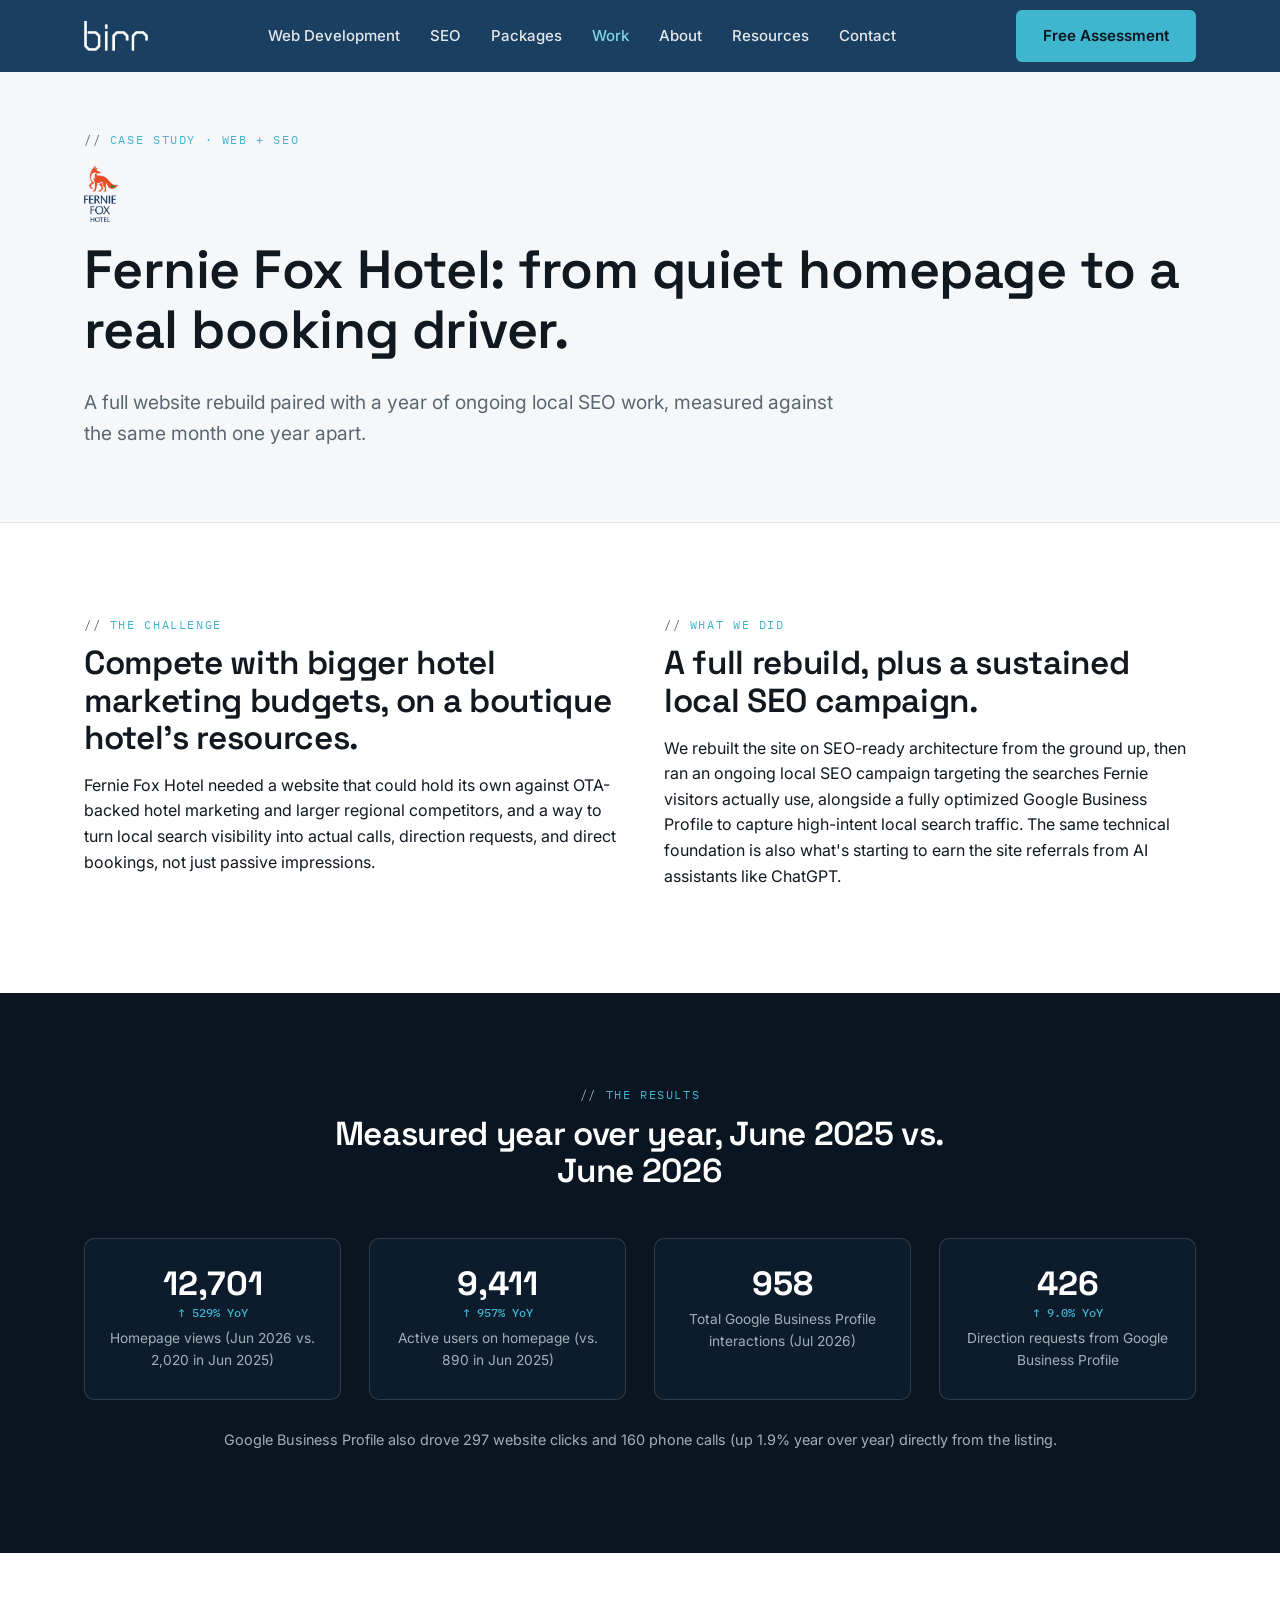
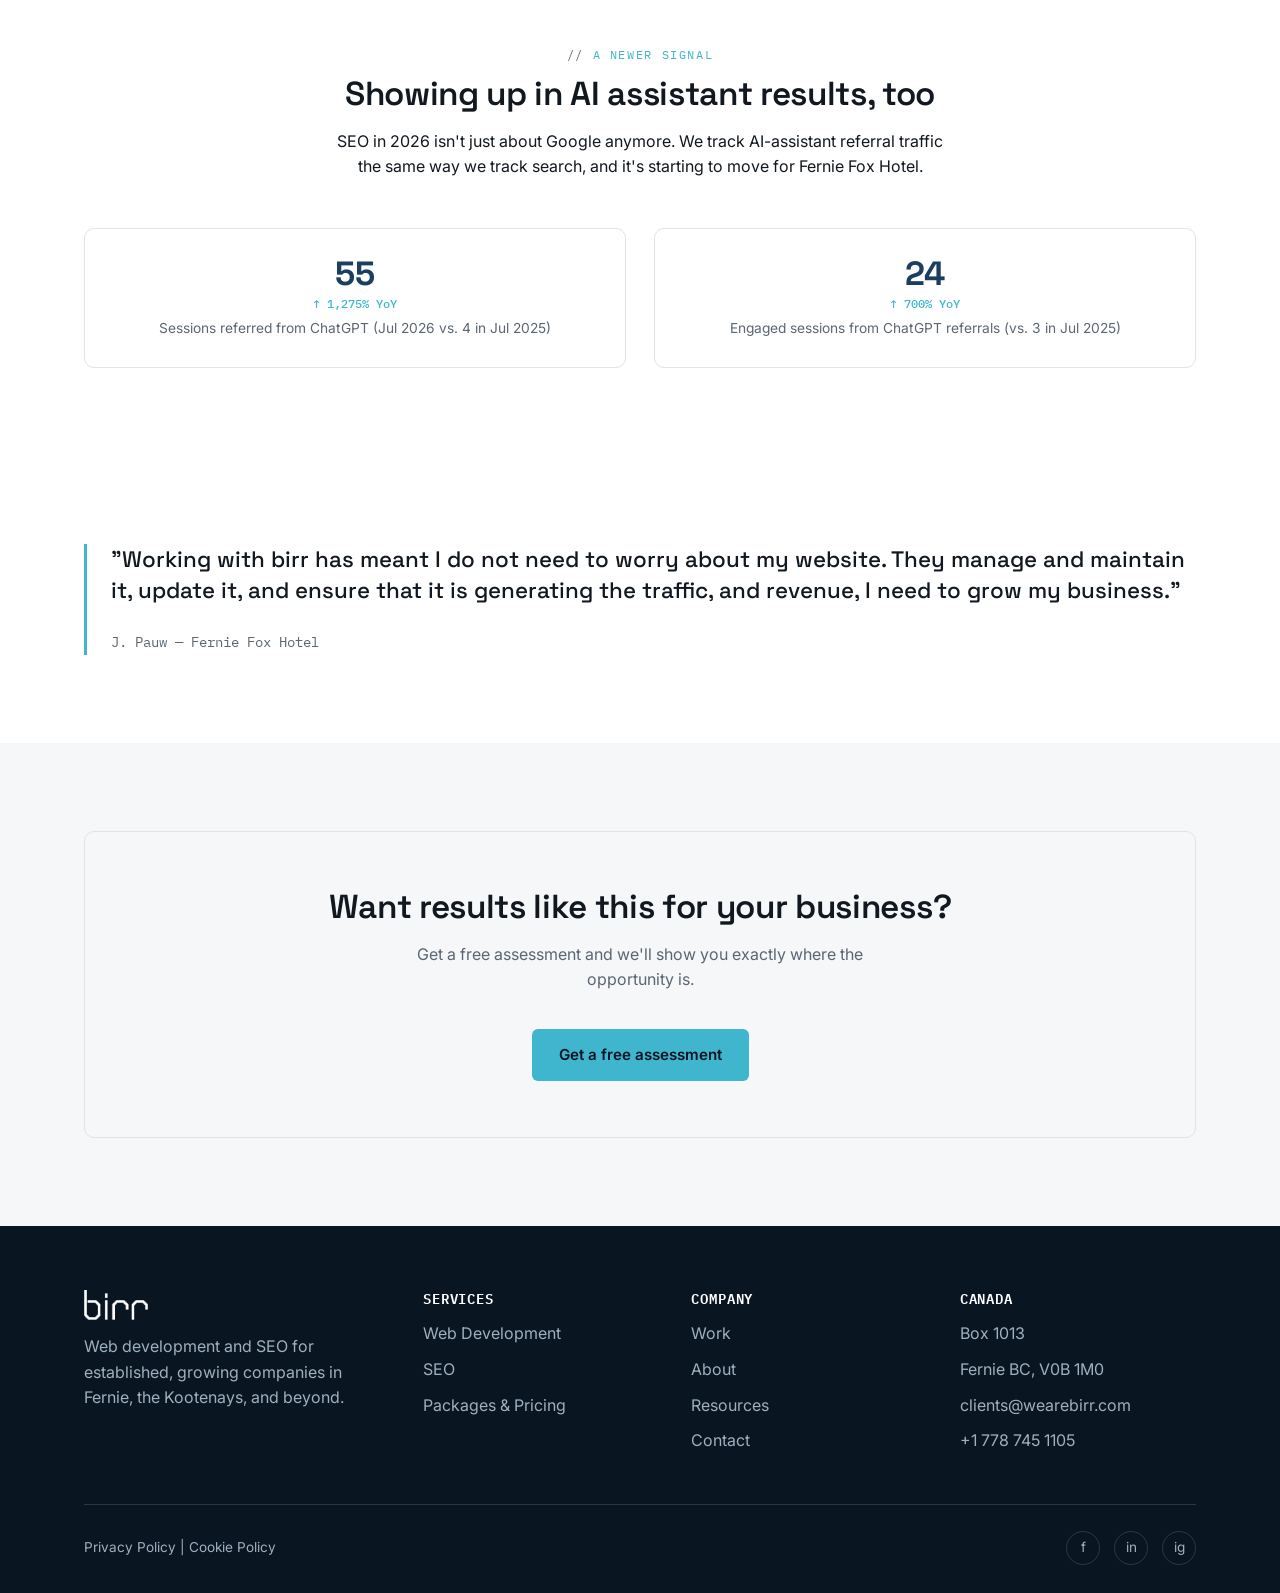
<file: fernie-fox-hotel.html>
<!doctype html>
<html lang="en">
<head>
<meta charset="utf-8">
<title>Case Study: Fernie Fox Hotel | birr</title>
<meta name="description" content="How birr's website rebuild and local SEO campaign grew Fernie Fox Hotel's organic traffic, active users, and Google Business Profile activity year over year.">
<link rel="icon" type="image/png" sizes="32x32" href="images/favicon-32.png">
<link rel="icon" type="image/png" sizes="192x192" href="images/favicon-192.png">
<link rel="apple-touch-icon" href="images/favicon-192.png">
<link rel="canonical" href="https://wearebirr.com/fernie-fox-hotel.html">
<meta property="og:type" content="website">
<meta property="og:site_name" content="birr">
<meta property="og:title" content="Case Study: Fernie Fox Hotel | birr">
<meta property="og:description" content="How birr's website rebuild and local SEO campaign grew Fernie Fox Hotel's organic traffic, active users, and Google Business Profile activity year over year.">
<meta property="og:url" content="https://wearebirr.com/fernie-fox-hotel.html">
<meta property="og:image" content="https://wearebirr.com/images/og-image.jpg">
<meta name="twitter:card" content="summary_large_image">
<meta name="twitter:title" content="Case Study: Fernie Fox Hotel | birr">
<meta name="twitter:description" content="How birr's website rebuild and local SEO campaign grew Fernie Fox Hotel's organic traffic, active users, and Google Business Profile activity year over year.">
<meta name="twitter:image" content="https://wearebirr.com/images/og-image.jpg">
<meta name="viewport" content="width=device-width, initial-scale=1">
<link rel="preconnect" href="https://fonts.googleapis.com">
<link rel="preconnect" href="https://fonts.gstatic.com" crossorigin>
<link rel="preload" as="style" href="https://fonts.googleapis.com/css2?family=Space+Grotesk:wght@500;600;700&family=Inter:wght@400;500;600&family=IBM+Plex+Mono:wght@400;500&display=swap" onload="this.onload=null;this.rel='stylesheet'">
<noscript><link href="https://fonts.googleapis.com/css2?family=Space+Grotesk:wght@500;600;700&family=Inter:wght@400;500;600&family=IBM+Plex+Mono:wght@400;500&display=swap" rel="stylesheet"></noscript>
<link rel="stylesheet" href="css/style.css">
</head>
<body>

<header class="site-header">
  <div class="container">
    <a href="index.html" class="logo"><img src="images/logo-white.png" alt="birr" width="83" height="39"></a>
    <nav aria-label="Primary">
      <ul class="nav-links">
        <li><a href="web-development.html">Web Development</a></li>
        <li><a href="seo.html">SEO</a></li>
        <li><a href="packages.html">Packages</a></li>
        <li><a href="work.html" aria-current="page">Work</a></li>
        <li><a href="about.html">About</a></li>
        <li><a href="resources.html">Resources</a></li>
        <li><a href="contact.html">Contact</a></li>
      </ul>
    </nav>
    <div class="nav-cta">
      <a href="contact.html" class="btn btn-primary">Free Assessment</a>
      <button class="nav-toggle" aria-label="Toggle menu" aria-expanded="false">
        <svg viewBox="0 0 24 24" fill="none" stroke="currentColor" stroke-width="2"><line x1="3" y1="6" x2="21" y2="6"/><line x1="3" y1="12" x2="21" y2="12"/><line x1="3" y1="18" x2="21" y2="18"/></svg>
      </button>
    </div>
  </div>
</header>

<section class="page-intro">
  <div class="container">
    <span class="eyebrow">Case Study · Web + SEO</span>
    <img src="images/clients/fernie-fox-hotel.png" alt="Fernie Fox Hotel logo" style="height:56px; width:auto; margin:6px 0 18px;" loading="lazy">
    <h1>Fernie Fox Hotel: from quiet homepage to a real booking driver.</h1>
    <p class="hero-sub" style="color:var(--muted); max-width:65ch;">A full website rebuild paired with a year of ongoing local SEO work, measured against the same month one year apart.</p>
  </div>
</section>

<section>
  <div class="container">
    <div class="grid grid-2" style="gap:48px;">
      <div>
        <span class="eyebrow">The challenge</span>
        <h2>Compete with bigger hotel marketing budgets, on a boutique hotel's resources.</h2>
        <p>Fernie Fox Hotel needed a website that could hold its own against OTA-backed hotel marketing and larger regional competitors, and a way to turn local search visibility into actual calls, direction requests, and direct bookings, not just passive impressions.</p>
      </div>
      <div>
        <span class="eyebrow">What we did</span>
        <h2>A full rebuild, plus a sustained local SEO campaign.</h2>
        <p>We rebuilt the site on SEO-ready architecture from the ground up, then ran an ongoing local SEO campaign targeting the searches Fernie visitors actually use, alongside a fully optimized Google Business Profile to capture high-intent local search traffic. The same technical foundation is also what's starting to earn the site referrals from AI assistants like ChatGPT.</p>
      </div>
    </div>
  </div>
</section>

<section class="dark">
  <div class="container">
    <div class="section-head center">
      <span class="eyebrow">The results</span>
      <h2>Measured year over year, June 2025 vs. June 2026</h2>
    </div>
    <div class="grid grid-4">
      <div class="stat-card">
        <div class="stat-number">12,701<span class="delta">↑ 529% YoY</span></div>
        <div class="stat-label">Homepage views (Jun 2026 vs. 2,020 in Jun 2025)</div>
      </div>
      <div class="stat-card">
        <div class="stat-number">9,411<span class="delta">↑ 957% YoY</span></div>
        <div class="stat-label">Active users on homepage (vs. 890 in Jun 2025)</div>
      </div>
      <div class="stat-card">
        <div class="stat-number">958</div>
        <div class="stat-label">Total Google Business Profile interactions (Jul 2026)</div>
      </div>
      <div class="stat-card">
        <div class="stat-number">426<span class="delta">↑ 9.0% YoY</span></div>
        <div class="stat-label">Direction requests from Google Business Profile</div>
      </div>
    </div>
    <p style="text-align:center; color:var(--muted-on-dark); margin-top:28px; font-size:0.9rem;">Google Business Profile also drove 297 website clicks and 160 phone calls (up 1.9% year over year) directly from the listing.</p>
  </div>
</section>

<section>
  <div class="container">
    <div class="section-head center">
      <span class="eyebrow">A newer signal</span>
      <h2>Showing up in AI assistant results, too</h2>
      <p>SEO in 2026 isn't just about Google anymore. We track AI-assistant referral traffic the same way we track search, and it's starting to move for Fernie Fox Hotel.</p>
    </div>
    <div class="grid grid-2">
      <div class="stat-card">
        <div class="stat-number">55<span class="delta">↑ 1,275% YoY</span></div>
        <div class="stat-label">Sessions referred from ChatGPT (Jul 2026 vs. 4 in Jul 2025)</div>
      </div>
      <div class="stat-card">
        <div class="stat-number">24<span class="delta">↑ 700% YoY</span></div>
        <div class="stat-label">Engaged sessions from ChatGPT referrals (vs. 3 in Jul 2025)</div>
      </div>
    </div>
  </div>
</section>

<section>
  <div class="container">
    <blockquote class="case-study-quote-block">
      <p>"Working with birr has meant I do not need to worry about my website. They manage and maintain it, update it, and ensure that it is generating the traffic, and revenue, I need to grow my business."</p>
      <cite>J. Pauw — Fernie Fox Hotel</cite>
    </blockquote>
  </div>
</section>

<section class="surface">
  <div class="container">
    <div class="cta-banner" style="background:none; border:1px solid var(--border); color:var(--ink);">
      <h2 style="color:var(--ink);">Want results like this for your business?</h2>
      <p style="color:var(--muted);">Get a free assessment and we'll show you exactly where the opportunity is.</p>
      <a href="contact.html" class="btn btn-primary" style="margin-top:20px;">Get a free assessment</a>
    </div>
  </div>
</section>

<footer class="site-footer">
  <div class="container">
    <div class="footer-top">
      <div class="footer-col">
        <div class="logo"><img src="images/logo-white.png" alt="birr" width="83" height="39" loading="lazy"></div>
        <p>Web development and SEO for established, growing companies in Fernie, the Kootenays, and beyond.</p>
      </div>
      <div class="footer-col">
        <h4>Services</h4>
        <ul>
          <li><a href="web-development.html">Web Development</a></li>
          <li><a href="seo.html">SEO</a></li>
          <li><a href="packages.html">Packages &amp; Pricing</a></li>
        </ul>
      </div>
      <div class="footer-col">
        <h4>Company</h4>
        <ul>
          <li><a href="work.html">Work</a></li>
          <li><a href="about.html">About</a></li>
          <li><a href="resources.html">Resources</a></li>
          <li><a href="contact.html">Contact</a></li>
        </ul>
      </div>
      <div class="footer-col">
        <h4>Canada</h4>
        <ul>
          <li>Box 1013</li>
          <li>Fernie BC, V0B 1M0</li>
          <li><a href="mailto:clients@wearebirr.com">clients@wearebirr.com</a></li>
          <li><a href="tel:+17787451105">+1 778 745 1105</a></li>
        </ul>
      </div>
    </div>
    <div class="footer-bottom">
      <div>Privacy Policy | Cookie Policy</div>
      <div class="social-links">
        <a href="https://www.facebook.com/wearebirr/" aria-label="Facebook">f</a>
        <a href="https://ca.linkedin.com/company/wearebirr/" aria-label="LinkedIn">in</a>
        <a href="https://www.instagram.com/birragency/" aria-label="Instagram">ig</a>
      </div>
    </div>
  </div>
</footer>

<script src="js/main.js"></script>
</body>
</html>
</file>
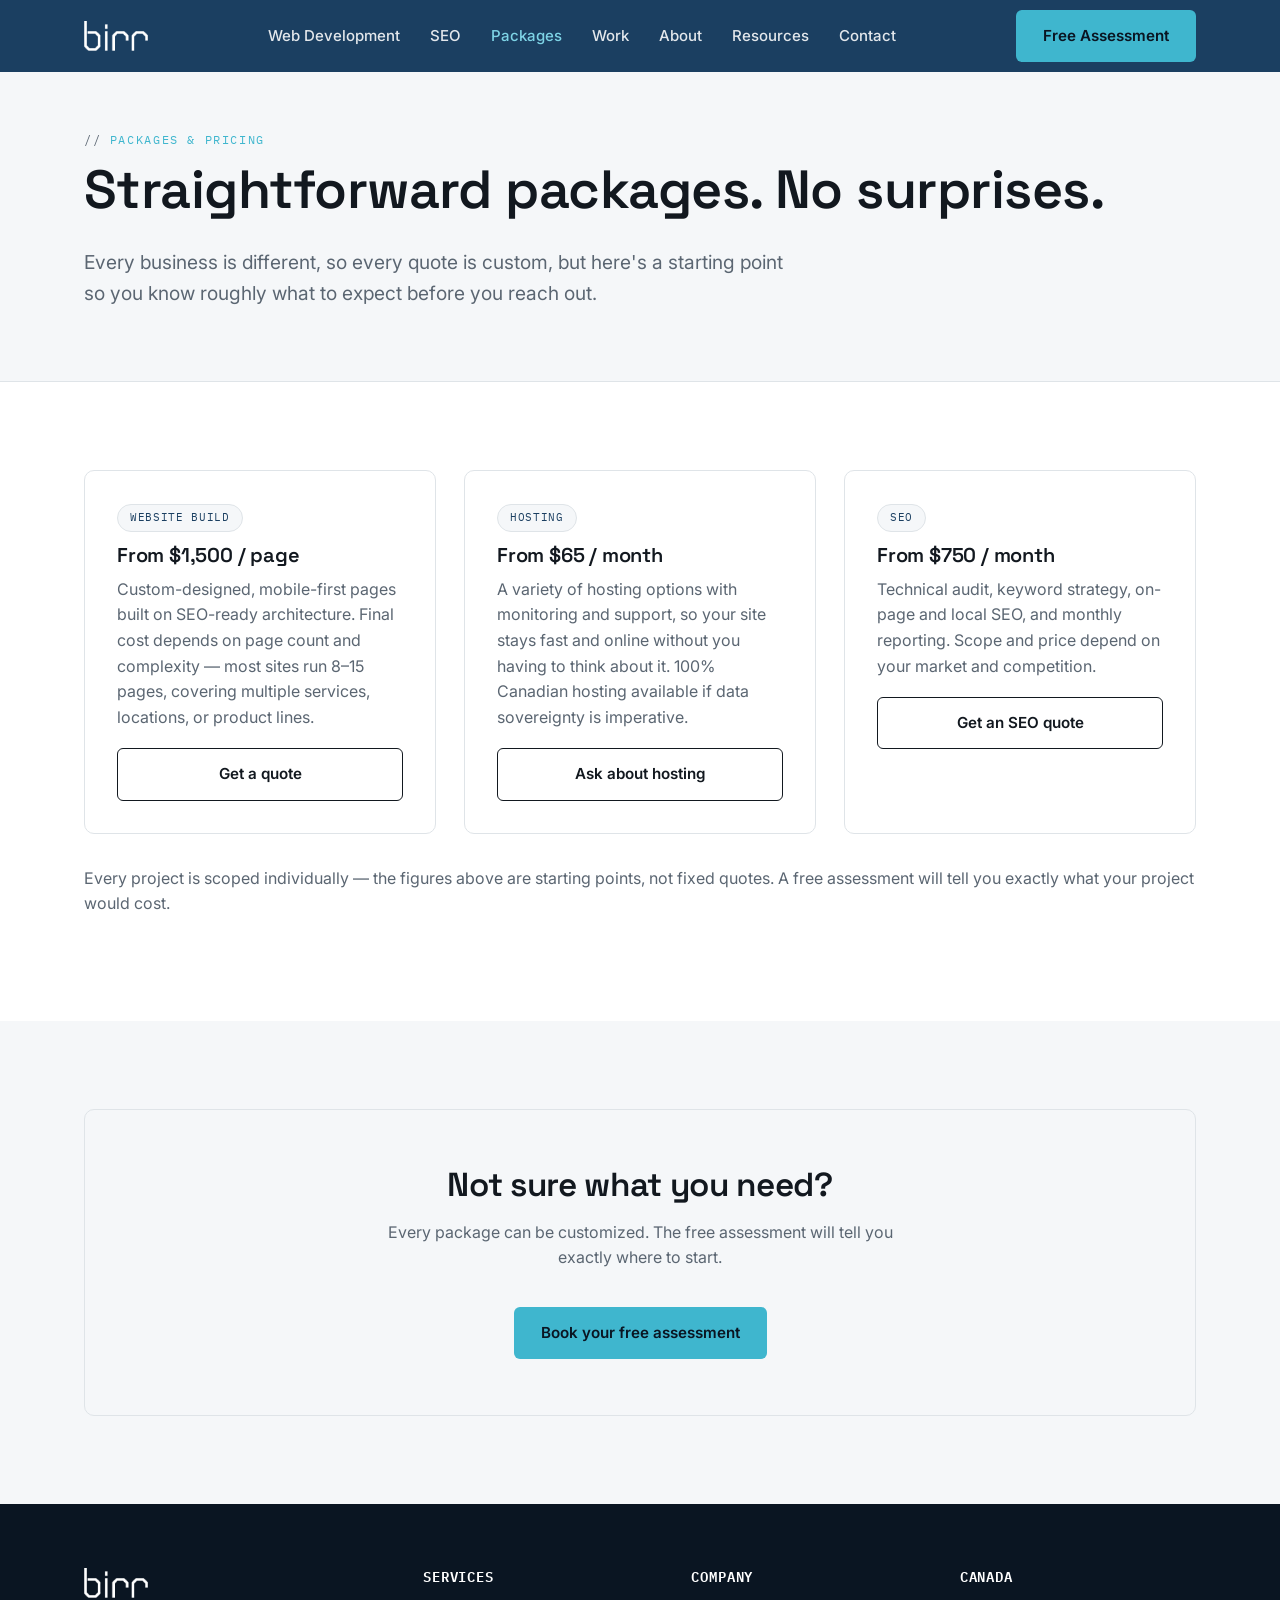
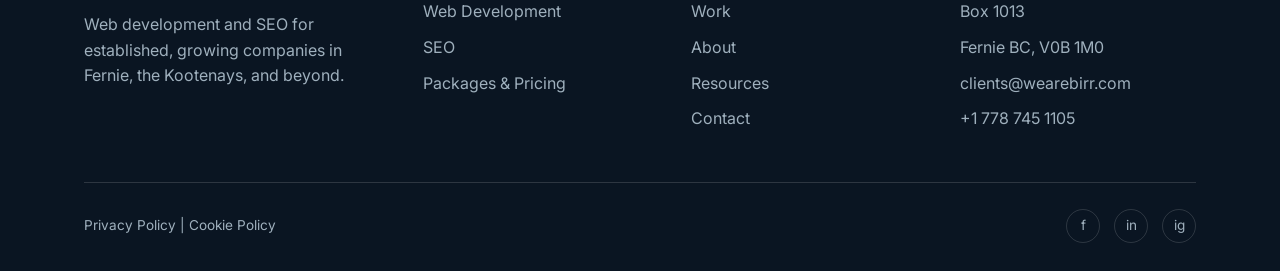
<file: packages.html>
<!doctype html>
<html lang="en">
<head>
<meta charset="utf-8">
<title>Web Design & SEO Packages | birr</title>
<meta name="description" content="Transparent web development and SEO packages for established, growing companies. See what's included and find the right fit for your business.">
<link rel="icon" type="image/png" sizes="32x32" href="images/favicon-32.png">
<link rel="icon" type="image/png" sizes="192x192" href="images/favicon-192.png">
<link rel="apple-touch-icon" href="images/favicon-192.png">
<link rel="canonical" href="https://wearebirr.com/packages.html">
<meta property="og:type" content="website">
<meta property="og:site_name" content="birr">
<meta property="og:title" content="Web Design & SEO Packages | birr">
<meta property="og:description" content="Transparent web development and SEO packages for established, growing companies. See what's included and find the right fit for your business.">
<meta property="og:url" content="https://wearebirr.com/packages.html">
<meta property="og:image" content="https://wearebirr.com/images/og-image.jpg">
<meta name="twitter:card" content="summary_large_image">
<meta name="twitter:title" content="Web Design & SEO Packages | birr">
<meta name="twitter:description" content="Transparent web development and SEO packages for established, growing companies. See what's included and find the right fit for your business.">
<meta name="twitter:image" content="https://wearebirr.com/images/og-image.jpg">
<meta name="viewport" content="width=device-width, initial-scale=1">
<link rel="preconnect" href="https://fonts.googleapis.com">
<link rel="preconnect" href="https://fonts.gstatic.com" crossorigin>
<link rel="preload" as="style" href="https://fonts.googleapis.com/css2?family=Space+Grotesk:wght@500;600;700&family=Inter:wght@400;500;600&family=IBM+Plex+Mono:wght@400;500&display=swap" onload="this.onload=null;this.rel='stylesheet'">
<noscript><link href="https://fonts.googleapis.com/css2?family=Space+Grotesk:wght@500;600;700&family=Inter:wght@400;500;600&family=IBM+Plex+Mono:wght@400;500&display=swap" rel="stylesheet"></noscript>
<link rel="stylesheet" href="css/style.css">
</head>
<body>

<header class="site-header">
  <div class="container">
    <a href="index.html" class="logo"><img src="images/logo-white.png" alt="birr" width="83" height="39"></a>
    <nav aria-label="Primary">
      <ul class="nav-links">
        <li><a href="web-development.html">Web Development</a></li>
        <li><a href="seo.html">SEO</a></li>
        <li><a href="packages.html" aria-current="page">Packages</a></li>
        <li><a href="work.html">Work</a></li>
        <li><a href="about.html">About</a></li>
        <li><a href="resources.html">Resources</a></li>
        <li><a href="contact.html">Contact</a></li>
      </ul>
    </nav>
    <div class="nav-cta">
      <a href="contact.html" class="btn btn-primary">Free Assessment</a>
      <button class="nav-toggle" aria-label="Toggle menu" aria-expanded="false">
        <svg viewBox="0 0 24 24" fill="none" stroke="currentColor" stroke-width="2"><line x1="3" y1="6" x2="21" y2="6"/><line x1="3" y1="12" x2="21" y2="12"/><line x1="3" y1="18" x2="21" y2="18"/></svg>
      </button>
    </div>
  </div>
</header>

<section class="page-intro">
  <div class="container">
    <span class="eyebrow">Packages &amp; Pricing</span>
    <h1>Straightforward packages. No surprises.</h1>
    <p class="hero-sub" style="color:var(--muted); max-width:60ch;">Every business is different, so every quote is custom, but here's a starting point so you know roughly what to expect before you reach out.</p>
  </div>
</section>

<section>
  <div class="container">
    <div class="grid grid-3">
      <div class="card">
        <span class="tag">Website Build</span>
        <h3>From $1,500 / page</h3>
        <p>Custom-designed, mobile-first pages built on SEO-ready architecture. Final cost depends on page count and complexity — most sites run 8–15 pages, covering multiple services, locations, or product lines.</p>
        <a href="contact.html" class="btn btn-outline btn-block" style="margin-top:18px;">Get a quote</a>
      </div>
      <div class="card">
        <span class="tag">Hosting</span>
        <h3>From $65 / month</h3>
        <p>A variety of hosting options with monitoring and support, so your site stays fast and online without you having to think about it. 100% Canadian hosting available if data sovereignty is imperative.</p>
        <a href="contact.html" class="btn btn-outline btn-block" style="margin-top:18px;">Ask about hosting</a>
      </div>
      <div class="card">
        <span class="tag">SEO</span>
        <h3>From $750 / month</h3>
        <p>Technical audit, keyword strategy, on-page and local SEO, and monthly reporting. Scope and price depend on your market and competition.</p>
        <a href="contact.html" class="btn btn-outline btn-block" style="margin-top:18px;">Get an SEO quote</a>
      </div>
    </div>
    <p style="margin-top:32px; color:var(--muted);">Every project is scoped individually — the figures above are starting points, not fixed quotes. A free assessment will tell you exactly what your project would cost.</p>
  </div>
</section>

<section class="surface">
  <div class="container">
    <div class="cta-banner" style="background:none; border:1px solid var(--border); color:var(--ink);">
      <h2 style="color:var(--ink);">Not sure what you need?</h2>
      <p style="color:var(--muted);">Every package can be customized. The free assessment will tell you exactly where to start.</p>
      <a href="contact.html" class="btn btn-primary" style="margin-top:20px;">Book your free assessment</a>
    </div>
  </div>
</section>

<footer class="site-footer">
  <div class="container">
    <div class="footer-top">
      <div class="footer-col">
        <div class="logo"><img src="images/logo-white.png" alt="birr" width="83" height="39" loading="lazy"></div>
        <p>Web development and SEO for established, growing companies in Fernie, the Kootenays, and beyond.</p>
      </div>
      <div class="footer-col">
        <h4>Services</h4>
        <ul>
          <li><a href="web-development.html">Web Development</a></li>
          <li><a href="seo.html">SEO</a></li>
          <li><a href="packages.html">Packages &amp; Pricing</a></li>
        </ul>
      </div>
      <div class="footer-col">
        <h4>Company</h4>
        <ul>
          <li><a href="work.html">Work</a></li>
          <li><a href="about.html">About</a></li>
          <li><a href="resources.html">Resources</a></li>
          <li><a href="contact.html">Contact</a></li>
        </ul>
      </div>
      <div class="footer-col">
        <h4>Canada</h4>
        <ul>
          <li>Box 1013</li>
          <li>Fernie BC, V0B 1M0</li>
          <li><a href="mailto:clients@wearebirr.com">clients@wearebirr.com</a></li>
          <li><a href="tel:+17787451105">+1 778 745 1105</a></li>
        </ul>
      </div>
    </div>
    <div class="footer-bottom">
      <div>Privacy Policy | Cookie Policy</div>
      <div class="social-links">
        <a href="https://www.facebook.com/wearebirr/" aria-label="Facebook">f</a>
        <a href="https://ca.linkedin.com/company/wearebirr/" aria-label="LinkedIn">in</a>
        <a href="https://www.instagram.com/birragency/" aria-label="Instagram">ig</a>
      </div>
    </div>
  </div>
</footer>

<script src="js/main.js"></script>
</body>
</html>
</file>
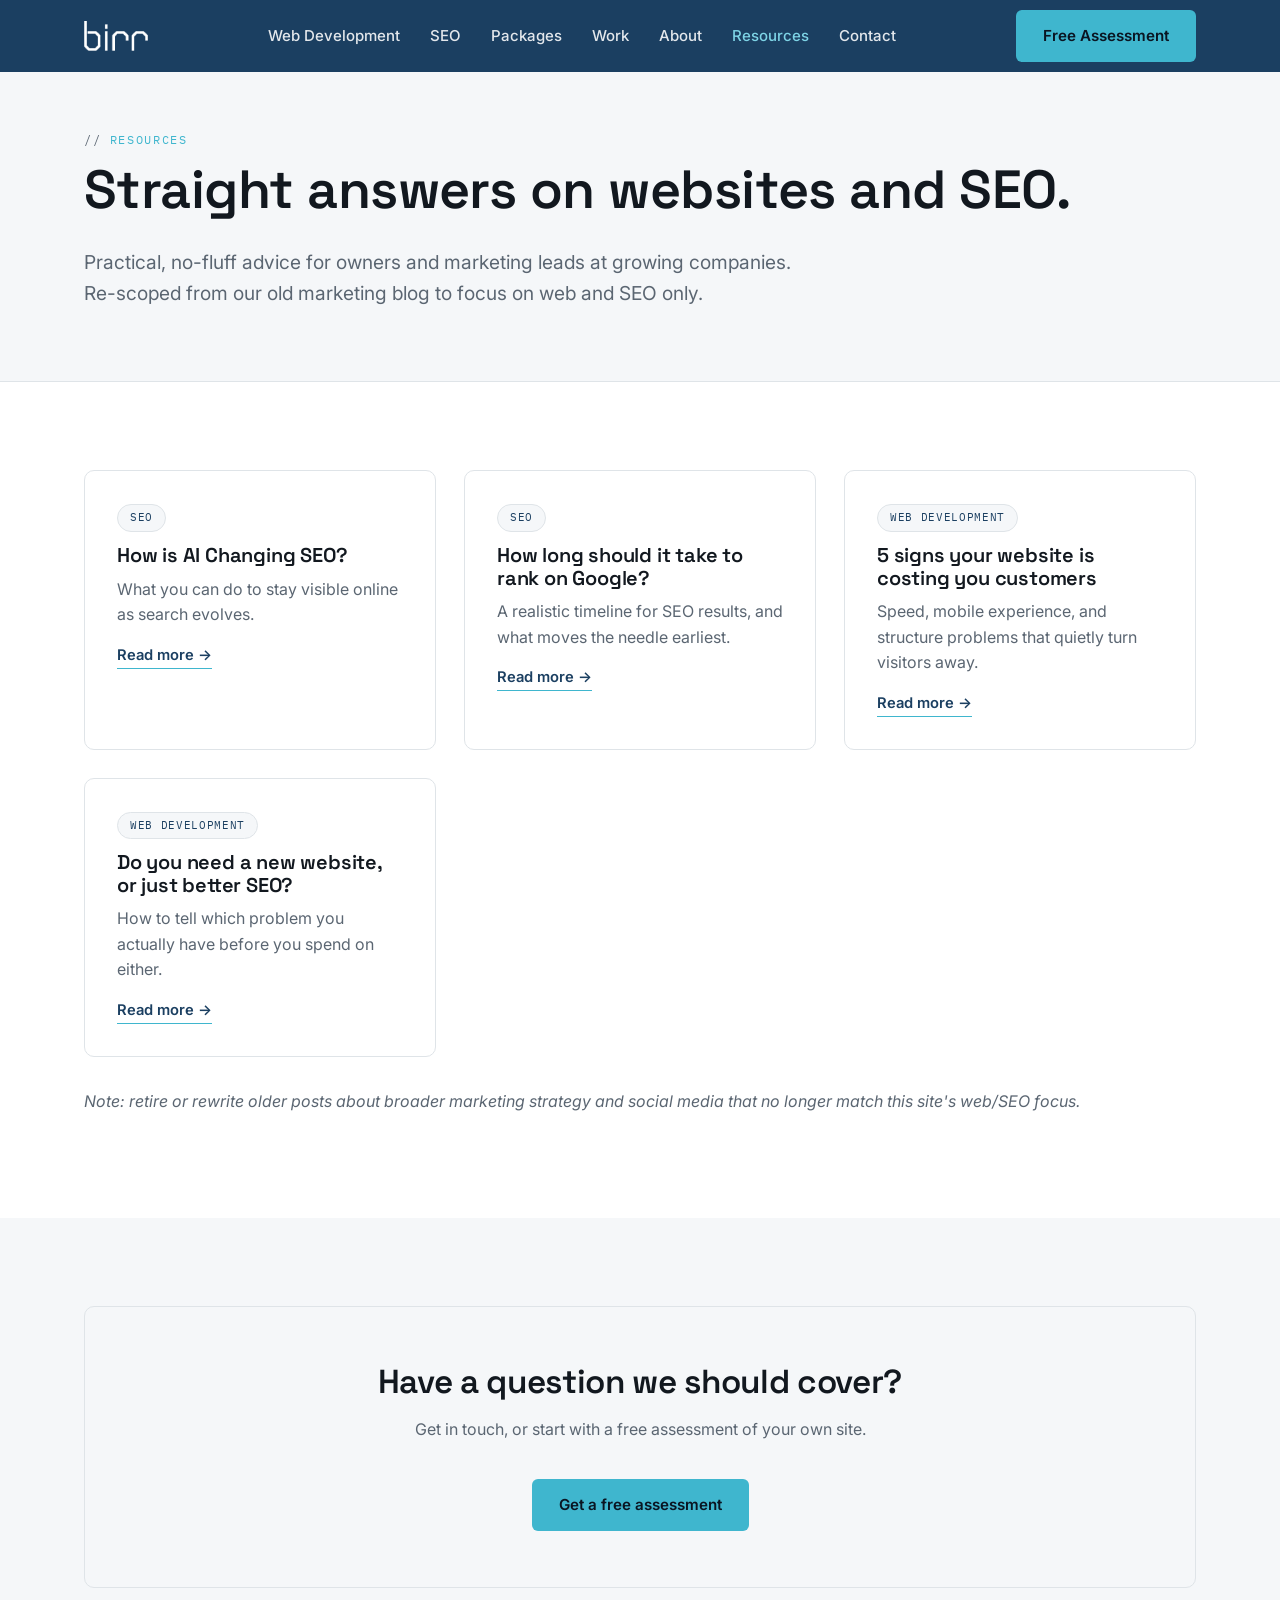
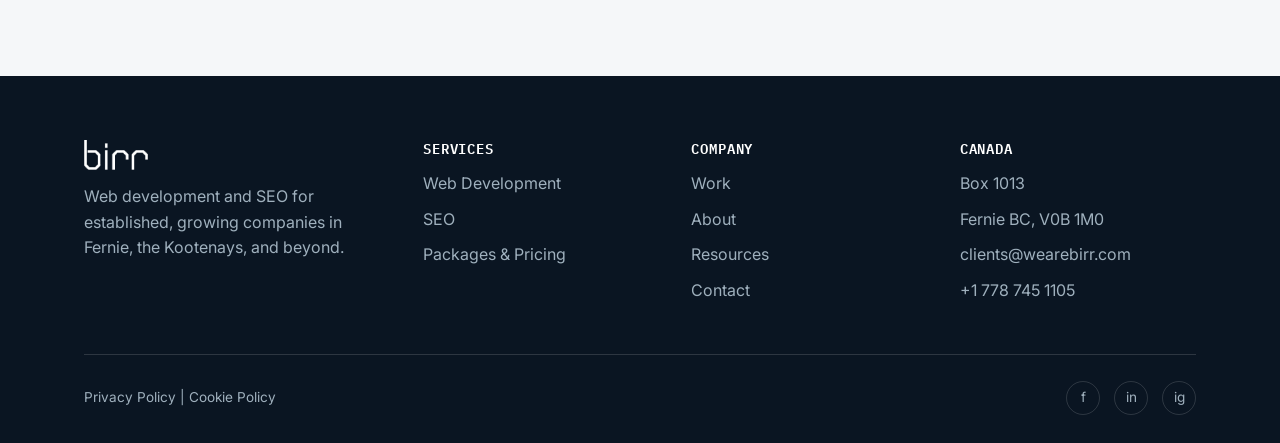
<file: resources.html>
<!doctype html>
<html lang="en">
<head>
<meta charset="utf-8">
<title>Web & SEO Resources | birr Blog</title>
<meta name="description" content="Practical web development and SEO advice for growing companies, from birr.">
<link rel="icon" type="image/png" sizes="32x32" href="images/favicon-32.png">
<link rel="icon" type="image/png" sizes="192x192" href="images/favicon-192.png">
<link rel="apple-touch-icon" href="images/favicon-192.png">
<link rel="canonical" href="https://wearebirr.com/resources.html">
<meta property="og:type" content="website">
<meta property="og:site_name" content="birr">
<meta property="og:title" content="Web & SEO Resources | birr Blog">
<meta property="og:description" content="Practical web development and SEO advice for growing companies, from birr.">
<meta property="og:url" content="https://wearebirr.com/resources.html">
<meta property="og:image" content="https://wearebirr.com/images/og-image.jpg">
<meta name="twitter:card" content="summary_large_image">
<meta name="twitter:title" content="Web & SEO Resources | birr Blog">
<meta name="twitter:description" content="Practical web development and SEO advice for growing companies, from birr.">
<meta name="twitter:image" content="https://wearebirr.com/images/og-image.jpg">
<meta name="viewport" content="width=device-width, initial-scale=1">
<link rel="preconnect" href="https://fonts.googleapis.com">
<link rel="preconnect" href="https://fonts.gstatic.com" crossorigin>
<link rel="preload" as="style" href="https://fonts.googleapis.com/css2?family=Space+Grotesk:wght@500;600;700&family=Inter:wght@400;500;600&family=IBM+Plex+Mono:wght@400;500&display=swap" onload="this.onload=null;this.rel='stylesheet'">
<noscript><link href="https://fonts.googleapis.com/css2?family=Space+Grotesk:wght@500;600;700&family=Inter:wght@400;500;600&family=IBM+Plex+Mono:wght@400;500&display=swap" rel="stylesheet"></noscript>
<link rel="stylesheet" href="css/style.css">
</head>
<body>

<header class="site-header">
  <div class="container">
    <a href="index.html" class="logo"><img src="images/logo-white.png" alt="birr" width="83" height="39"></a>
    <nav aria-label="Primary">
      <ul class="nav-links">
        <li><a href="web-development.html">Web Development</a></li>
        <li><a href="seo.html">SEO</a></li>
        <li><a href="packages.html">Packages</a></li>
        <li><a href="work.html">Work</a></li>
        <li><a href="about.html">About</a></li>
        <li><a href="resources.html" aria-current="page">Resources</a></li>
        <li><a href="contact.html">Contact</a></li>
      </ul>
    </nav>
    <div class="nav-cta">
      <a href="contact.html" class="btn btn-primary">Free Assessment</a>
      <button class="nav-toggle" aria-label="Toggle menu" aria-expanded="false">
        <svg viewBox="0 0 24 24" fill="none" stroke="currentColor" stroke-width="2"><line x1="3" y1="6" x2="21" y2="6"/><line x1="3" y1="12" x2="21" y2="12"/><line x1="3" y1="18" x2="21" y2="18"/></svg>
      </button>
    </div>
  </div>
</header>

<section class="page-intro">
  <div class="container">
    <span class="eyebrow">Resources</span>
    <h1>Straight answers on websites and SEO.</h1>
    <p class="hero-sub" style="color:var(--muted); max-width:60ch;">Practical, no-fluff advice for owners and marketing leads at growing companies. Re-scoped from our old marketing blog to focus on web and SEO only.</p>
  </div>
</section>

<section>
  <div class="container">
    <div class="grid grid-3">
      <div class="card">
        <span class="tag">SEO</span>
        <h3>How is AI Changing SEO?</h3>
        <p>What you can do to stay visible online as search evolves.</p>
        <a class="card-link" href="#">Read more →</a>
      </div>
      <div class="card">
        <span class="tag">SEO</span>
        <h3>How long should it take to rank on Google?</h3>
        <p>A realistic timeline for SEO results, and what moves the needle earliest.</p>
        <a class="card-link" href="#">Read more →</a>
      </div>
      <div class="card">
        <span class="tag">Web Development</span>
        <h3>5 signs your website is costing you customers</h3>
        <p>Speed, mobile experience, and structure problems that quietly turn visitors away.</p>
        <a class="card-link" href="#">Read more →</a>
      </div>
      <div class="card">
        <span class="tag">Web Development</span>
        <h3>Do you need a new website, or just better SEO?</h3>
        <p>How to tell which problem you actually have before you spend on either.</p>
        <a class="card-link" href="#">Read more →</a>
      </div>
    </div>
    <p style="margin-top:32px; color:var(--muted);"><em>Note: retire or rewrite older posts about broader marketing strategy and social media that no longer match this site's web/SEO focus.</em></p>
  </div>
</section>

<section class="surface">
  <div class="container">
    <div class="cta-banner" style="background:none; border:1px solid var(--border); color:var(--ink);">
      <h2 style="color:var(--ink);">Have a question we should cover?</h2>
      <p style="color:var(--muted);">Get in touch, or start with a free assessment of your own site.</p>
      <a href="contact.html" class="btn btn-primary" style="margin-top:20px;">Get a free assessment</a>
    </div>
  </div>
</section>

<footer class="site-footer">
  <div class="container">
    <div class="footer-top">
      <div class="footer-col">
        <div class="logo"><img src="images/logo-white.png" alt="birr" width="83" height="39" loading="lazy"></div>
        <p>Web development and SEO for established, growing companies in Fernie, the Kootenays, and beyond.</p>
      </div>
      <div class="footer-col">
        <h4>Services</h4>
        <ul>
          <li><a href="web-development.html">Web Development</a></li>
          <li><a href="seo.html">SEO</a></li>
          <li><a href="packages.html">Packages &amp; Pricing</a></li>
        </ul>
      </div>
      <div class="footer-col">
        <h4>Company</h4>
        <ul>
          <li><a href="work.html">Work</a></li>
          <li><a href="about.html">About</a></li>
          <li><a href="resources.html">Resources</a></li>
          <li><a href="contact.html">Contact</a></li>
        </ul>
      </div>
      <div class="footer-col">
        <h4>Canada</h4>
        <ul>
          <li>Box 1013</li>
          <li>Fernie BC, V0B 1M0</li>
          <li><a href="mailto:clients@wearebirr.com">clients@wearebirr.com</a></li>
          <li><a href="tel:+17787451105">+1 778 745 1105</a></li>
        </ul>
      </div>
    </div>
    <div class="footer-bottom">
      <div>Privacy Policy | Cookie Policy</div>
      <div class="social-links">
        <a href="https://www.facebook.com/wearebirr/" aria-label="Facebook">f</a>
        <a href="https://ca.linkedin.com/company/wearebirr/" aria-label="LinkedIn">in</a>
        <a href="https://www.instagram.com/birragency/" aria-label="Instagram">ig</a>
      </div>
    </div>
  </div>
</footer>

<script src="js/main.js"></script>
</body>
</html>
</file>
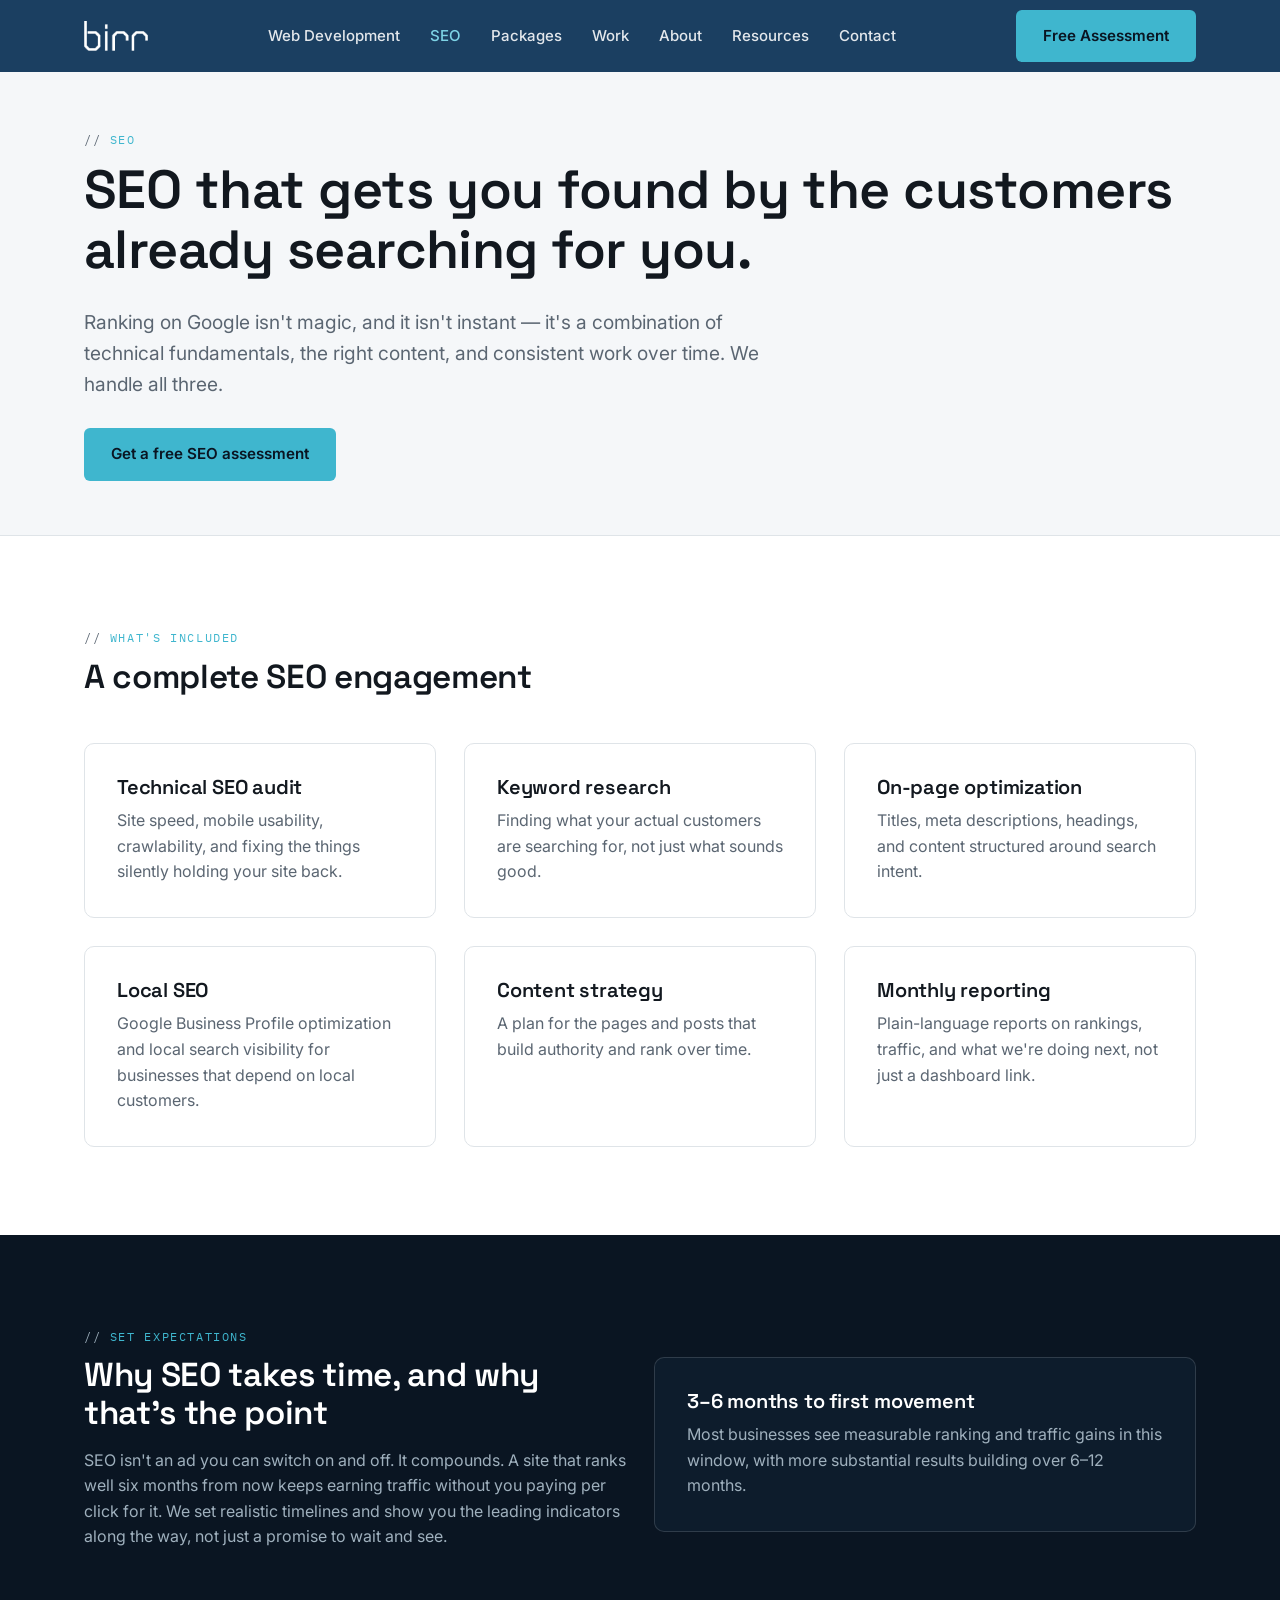
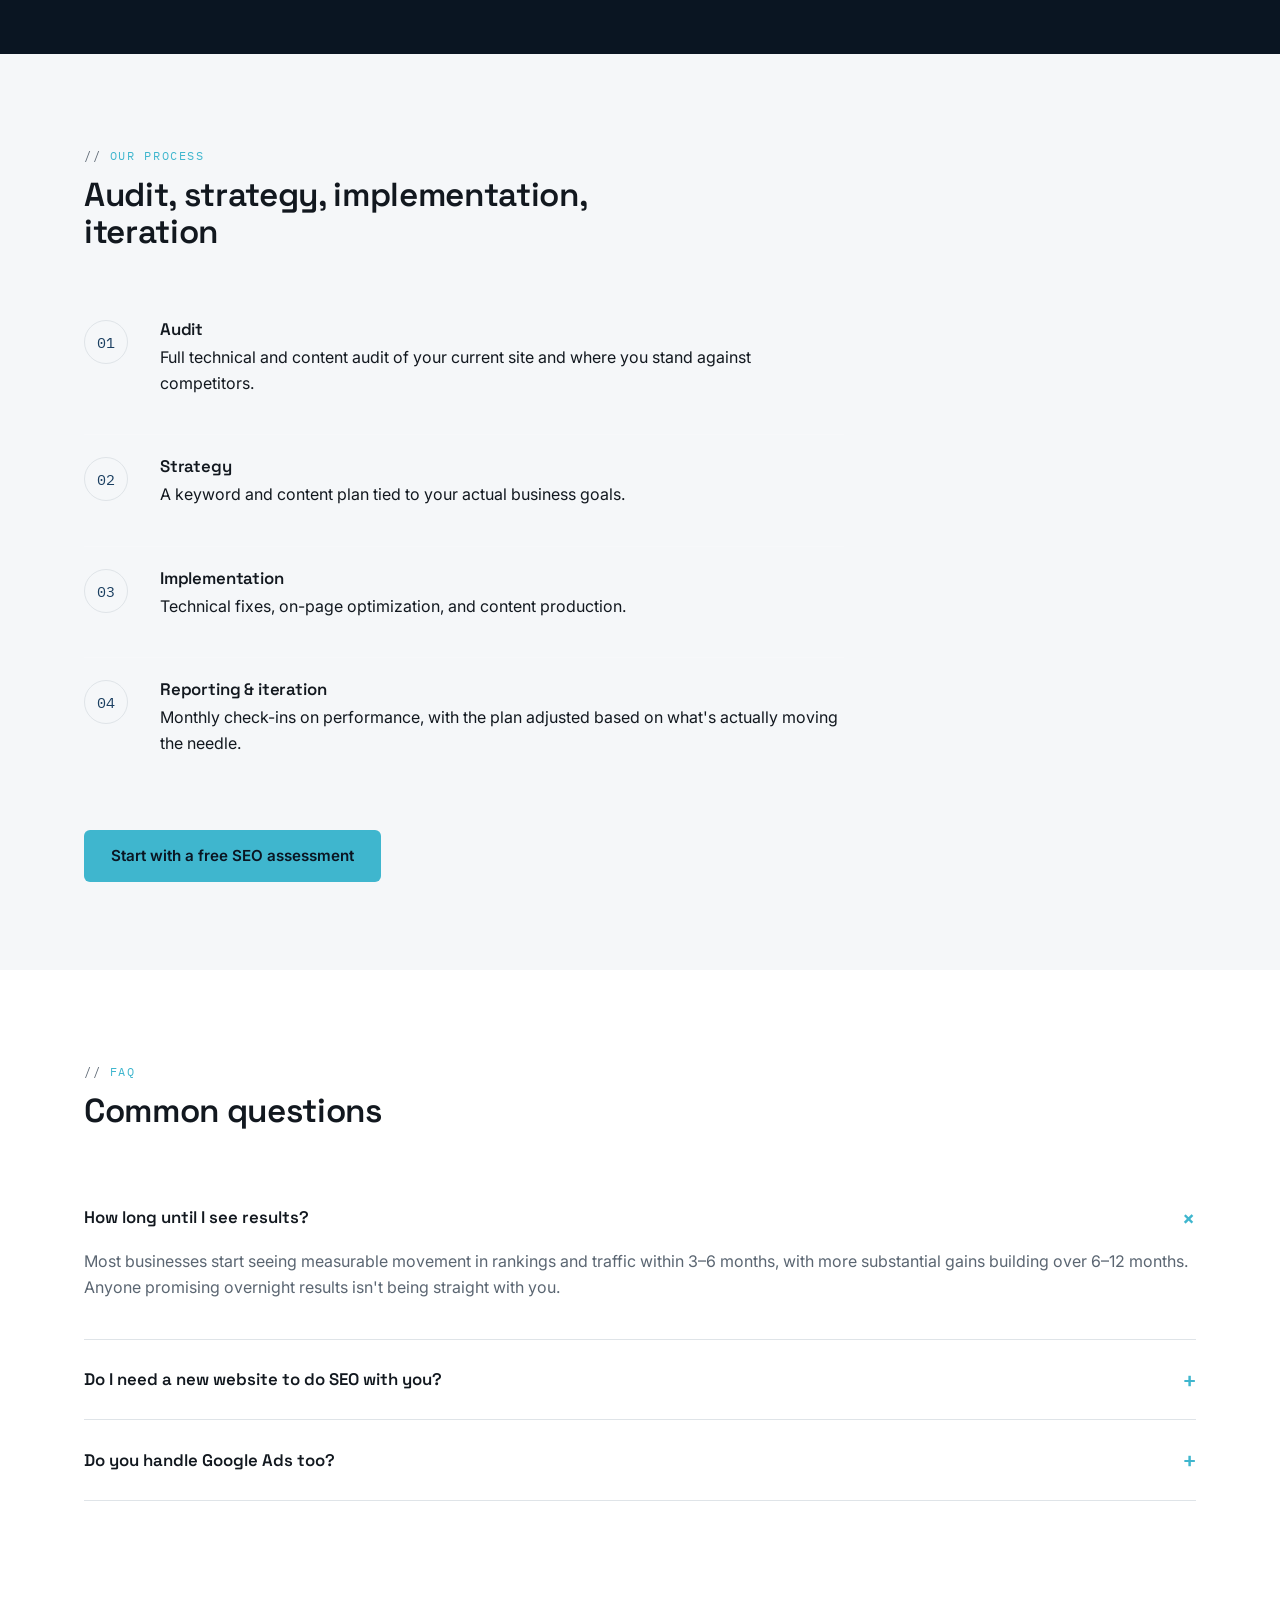
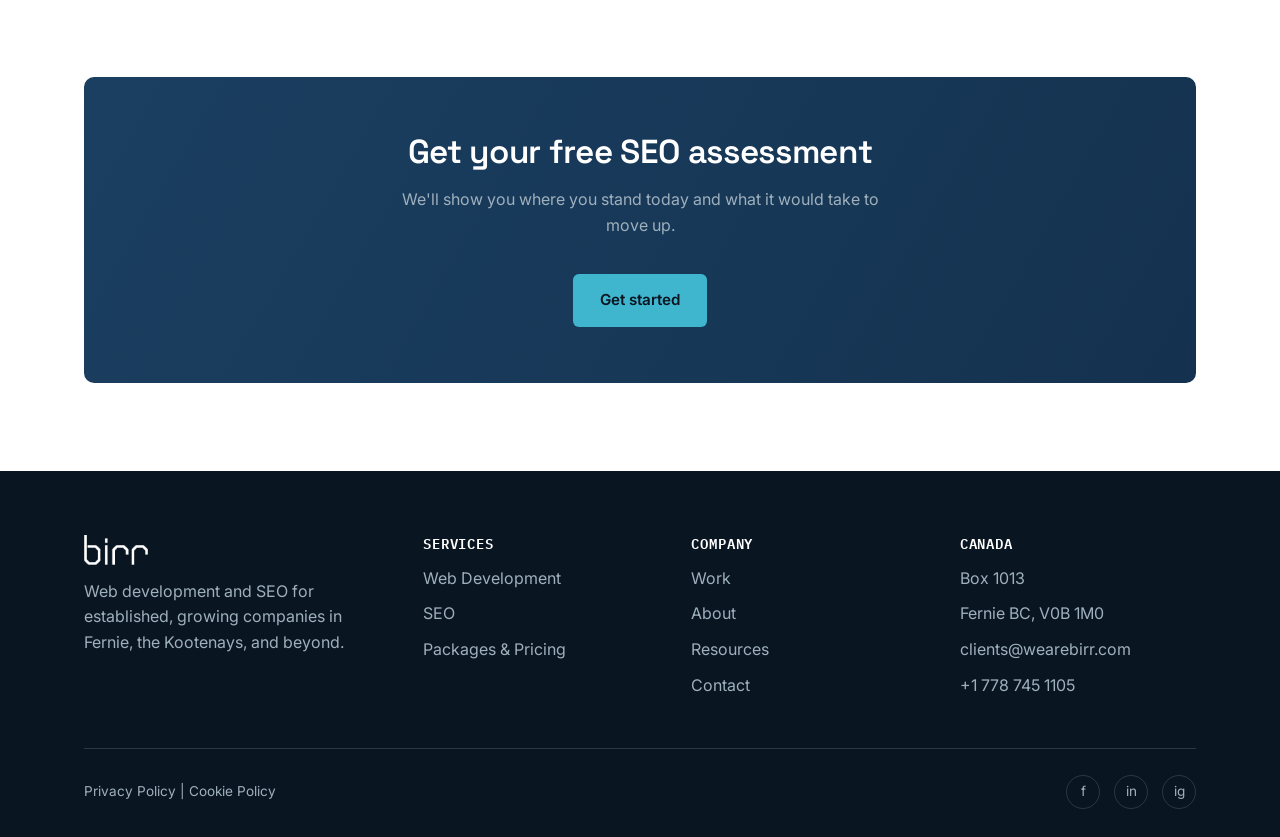
<file: seo.html>
<!doctype html>
<html lang="en">
<head>
<meta charset="utf-8">
<title>SEO Services for Growing Companies | birr, Fernie BC</title>
<meta name="description" content="Local and regional SEO that gets your business found on Google. Technical SEO, content strategy, and clear reporting for Kootenay and BC businesses.">
<link rel="icon" type="image/png" sizes="32x32" href="images/favicon-32.png">
<link rel="icon" type="image/png" sizes="192x192" href="images/favicon-192.png">
<link rel="apple-touch-icon" href="images/favicon-192.png">
<link rel="canonical" href="https://wearebirr.com/seo.html">
<meta property="og:type" content="website">
<meta property="og:site_name" content="birr">
<meta property="og:title" content="SEO Services for Growing Companies | birr, Fernie BC">
<meta property="og:description" content="Local and regional SEO that gets your business found on Google. Technical SEO, content strategy, and clear reporting for Kootenay and BC businesses.">
<meta property="og:url" content="https://wearebirr.com/seo.html">
<meta property="og:image" content="https://wearebirr.com/images/og-image.jpg">
<meta name="twitter:card" content="summary_large_image">
<meta name="twitter:title" content="SEO Services for Growing Companies | birr, Fernie BC">
<meta name="twitter:description" content="Local and regional SEO that gets your business found on Google. Technical SEO, content strategy, and clear reporting for Kootenay and BC businesses.">
<meta name="twitter:image" content="https://wearebirr.com/images/og-image.jpg">
<meta name="viewport" content="width=device-width, initial-scale=1">
<link rel="preconnect" href="https://fonts.googleapis.com">
<link rel="preconnect" href="https://fonts.gstatic.com" crossorigin>
<link rel="preload" as="style" href="https://fonts.googleapis.com/css2?family=Space+Grotesk:wght@500;600;700&family=Inter:wght@400;500;600&family=IBM+Plex+Mono:wght@400;500&display=swap" onload="this.onload=null;this.rel='stylesheet'">
<noscript><link href="https://fonts.googleapis.com/css2?family=Space+Grotesk:wght@500;600;700&family=Inter:wght@400;500;600&family=IBM+Plex+Mono:wght@400;500&display=swap" rel="stylesheet"></noscript>
<link rel="stylesheet" href="css/style.css">
</head>
<body>

<header class="site-header">
  <div class="container">
    <a href="index.html" class="logo"><img src="images/logo-white.png" alt="birr" width="83" height="39"></a>
    <nav aria-label="Primary">
      <ul class="nav-links">
        <li><a href="web-development.html">Web Development</a></li>
        <li><a href="seo.html" aria-current="page">SEO</a></li>
        <li><a href="packages.html">Packages</a></li>
        <li><a href="work.html">Work</a></li>
        <li><a href="about.html">About</a></li>
        <li><a href="resources.html">Resources</a></li>
        <li><a href="contact.html">Contact</a></li>
      </ul>
    </nav>
    <div class="nav-cta">
      <a href="contact.html" class="btn btn-primary">Free Assessment</a>
      <button class="nav-toggle" aria-label="Toggle menu" aria-expanded="false">
        <svg viewBox="0 0 24 24" fill="none" stroke="currentColor" stroke-width="2"><line x1="3" y1="6" x2="21" y2="6"/><line x1="3" y1="12" x2="21" y2="12"/><line x1="3" y1="18" x2="21" y2="18"/></svg>
      </button>
    </div>
  </div>
</header>

<section class="page-intro">
  <div class="container">
    <span class="eyebrow">SEO</span>
    <h1>SEO that gets you found by the customers already searching for you.</h1>
    <p class="hero-sub" style="color:var(--muted); max-width:60ch;">Ranking on Google isn't magic, and it isn't instant — it's a combination of technical fundamentals, the right content, and consistent work over time. We handle all three.</p>
    <a href="contact.html" class="btn btn-primary" style="margin-top:10px;">Get a free SEO assessment</a>
  </div>
</section>

<section>
  <div class="container">
    <div class="section-head">
      <span class="eyebrow">What's included</span>
      <h2>A complete SEO engagement</h2>
    </div>
    <div class="grid grid-3">
      <div class="card"><h3>Technical SEO audit</h3><p>Site speed, mobile usability, crawlability, and fixing the things silently holding your site back.</p></div>
      <div class="card"><h3>Keyword research</h3><p>Finding what your actual customers are searching for, not just what sounds good.</p></div>
      <div class="card"><h3>On-page optimization</h3><p>Titles, meta descriptions, headings, and content structured around search intent.</p></div>
      <div class="card"><h3>Local SEO</h3><p>Google Business Profile optimization and local search visibility for businesses that depend on local customers.</p></div>
      <div class="card"><h3>Content strategy</h3><p>A plan for the pages and posts that build authority and rank over time.</p></div>
      <div class="card"><h3>Monthly reporting</h3><p>Plain-language reports on rankings, traffic, and what we're doing next, not just a dashboard link.</p></div>
    </div>
  </div>
</section>

<section class="dark">
  <div class="container">
    <div class="grid grid-2" style="align-items:center;">
      <div>
        <span class="eyebrow">Set expectations</span>
        <h2>Why SEO takes time, and why that's the point</h2>
        <p>SEO isn't an ad you can switch on and off. It compounds. A site that ranks well six months from now keeps earning traffic without you paying per click for it. We set realistic timelines and show you the leading indicators along the way, not just a promise to wait and see.</p>
      </div>
      <div class="card on-dark">
        <h3>3–6 months to first movement</h3>
        <p>Most businesses see measurable ranking and traffic gains in this window, with more substantial results building over 6–12 months.</p>
      </div>
    </div>
  </div>
</section>

<section class="surface">
  <div class="container">
    <div class="section-head">
      <span class="eyebrow">Our process</span>
      <h2>Audit, strategy, implementation, iteration</h2>
    </div>
    <div class="steps" style="max-width:760px;">
      <div class="step">
        <div class="step-num" style="color:var(--navy-header); border-color:var(--border);">01</div>
        <div><h3>Audit</h3><p>Full technical and content audit of your current site and where you stand against competitors.</p></div>
      </div>
      <div class="step">
        <div class="step-num" style="color:var(--navy-header); border-color:var(--border);">02</div>
        <div><h3>Strategy</h3><p>A keyword and content plan tied to your actual business goals.</p></div>
      </div>
      <div class="step">
        <div class="step-num" style="color:var(--navy-header); border-color:var(--border);">03</div>
        <div><h3>Implementation</h3><p>Technical fixes, on-page optimization, and content production.</p></div>
      </div>
      <div class="step">
        <div class="step-num" style="color:var(--navy-header); border-color:var(--border);">04</div>
        <div><h3>Reporting &amp; iteration</h3><p>Monthly check-ins on performance, with the plan adjusted based on what's actually moving the needle.</p></div>
      </div>
    </div>
    <div style="margin-top:36px;">
      <a href="contact.html" class="btn btn-primary">Start with a free SEO assessment</a>
    </div>
  </div>
</section>

<section>
  <div class="container">
    <div class="section-head">
      <span class="eyebrow">FAQ</span>
      <h2>Common questions</h2>
    </div>
    <details class="faq-item" open>
      <summary>How long until I see results?</summary>
      <p>Most businesses start seeing measurable movement in rankings and traffic within 3–6 months, with more substantial gains building over 6–12 months. Anyone promising overnight results isn't being straight with you.</p>
    </details>
    <details class="faq-item">
      <summary>Do I need a new website to do SEO with you?</summary>
      <p>No — we can run SEO on your existing site, though if the technical foundation is weak we'll flag what needs fixing first.</p>
    </details>
    <details class="faq-item">
      <summary>Do you handle Google Ads too?</summary>
      <p>Our focus is organic search (SEO). Ask us about our recommendations if paid search is also part of your plan.</p>
    </details>
  </div>
</section>

<section>
  <div class="container">
    <div class="cta-banner">
      <h2>Get your free SEO assessment</h2>
      <p>We'll show you where you stand today and what it would take to move up.</p>
      <a href="contact.html" class="btn btn-primary" style="margin-top:20px;">Get started</a>
    </div>
  </div>
</section>

<footer class="site-footer">
  <div class="container">
    <div class="footer-top">
      <div class="footer-col">
        <div class="logo"><img src="images/logo-white.png" alt="birr" width="83" height="39" loading="lazy"></div>
        <p>Web development and SEO for established, growing companies in Fernie, the Kootenays, and beyond.</p>
      </div>
      <div class="footer-col">
        <h4>Services</h4>
        <ul>
          <li><a href="web-development.html">Web Development</a></li>
          <li><a href="seo.html">SEO</a></li>
          <li><a href="packages.html">Packages &amp; Pricing</a></li>
        </ul>
      </div>
      <div class="footer-col">
        <h4>Company</h4>
        <ul>
          <li><a href="work.html">Work</a></li>
          <li><a href="about.html">About</a></li>
          <li><a href="resources.html">Resources</a></li>
          <li><a href="contact.html">Contact</a></li>
        </ul>
      </div>
      <div class="footer-col">
        <h4>Canada</h4>
        <ul>
          <li>Box 1013</li>
          <li>Fernie BC, V0B 1M0</li>
          <li><a href="mailto:clients@wearebirr.com">clients@wearebirr.com</a></li>
          <li><a href="tel:+17787451105">+1 778 745 1105</a></li>
        </ul>
      </div>
    </div>
    <div class="footer-bottom">
      <div>Privacy Policy | Cookie Policy</div>
      <div class="social-links">
        <a href="https://www.facebook.com/wearebirr/" aria-label="Facebook">f</a>
        <a href="https://ca.linkedin.com/company/wearebirr/" aria-label="LinkedIn">in</a>
        <a href="https://www.instagram.com/birragency/" aria-label="Instagram">ig</a>
      </div>
    </div>
  </div>
</footer>

<script src="js/main.js"></script>
</body>
</html>
</file>
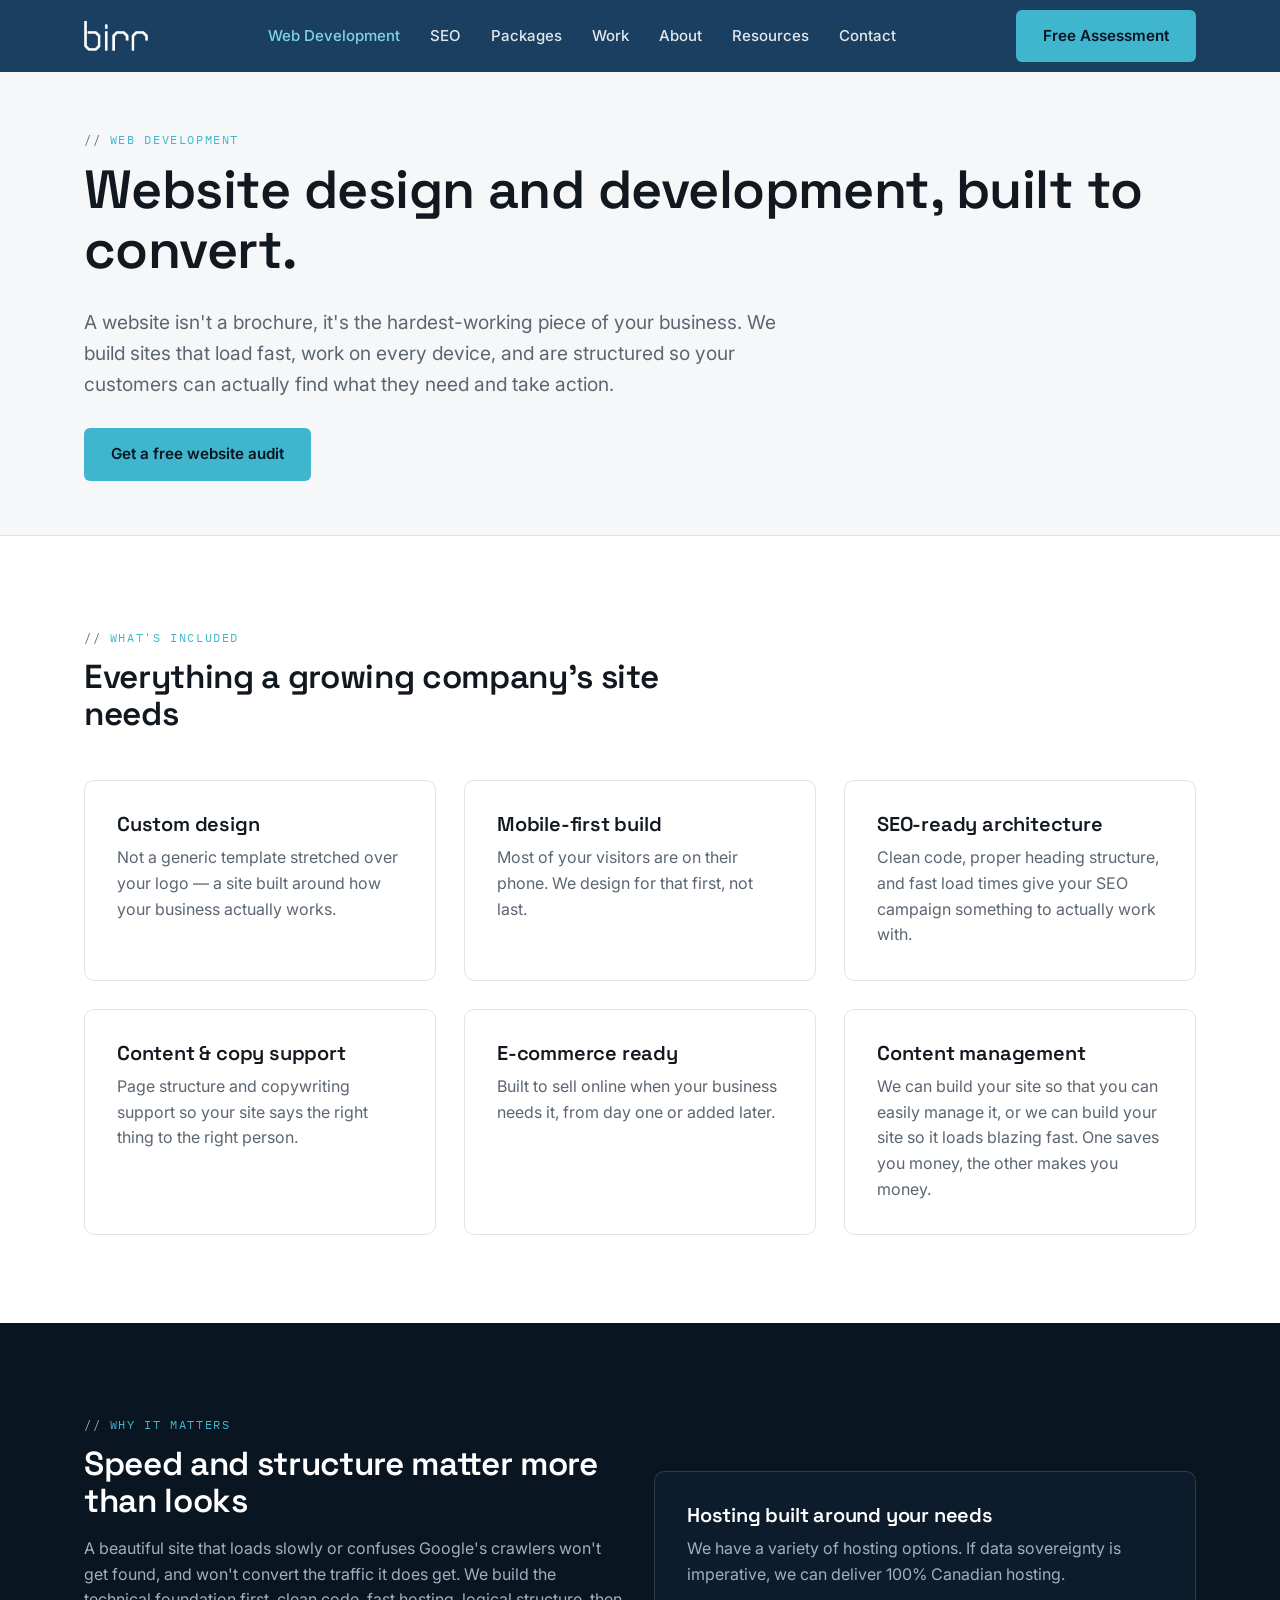
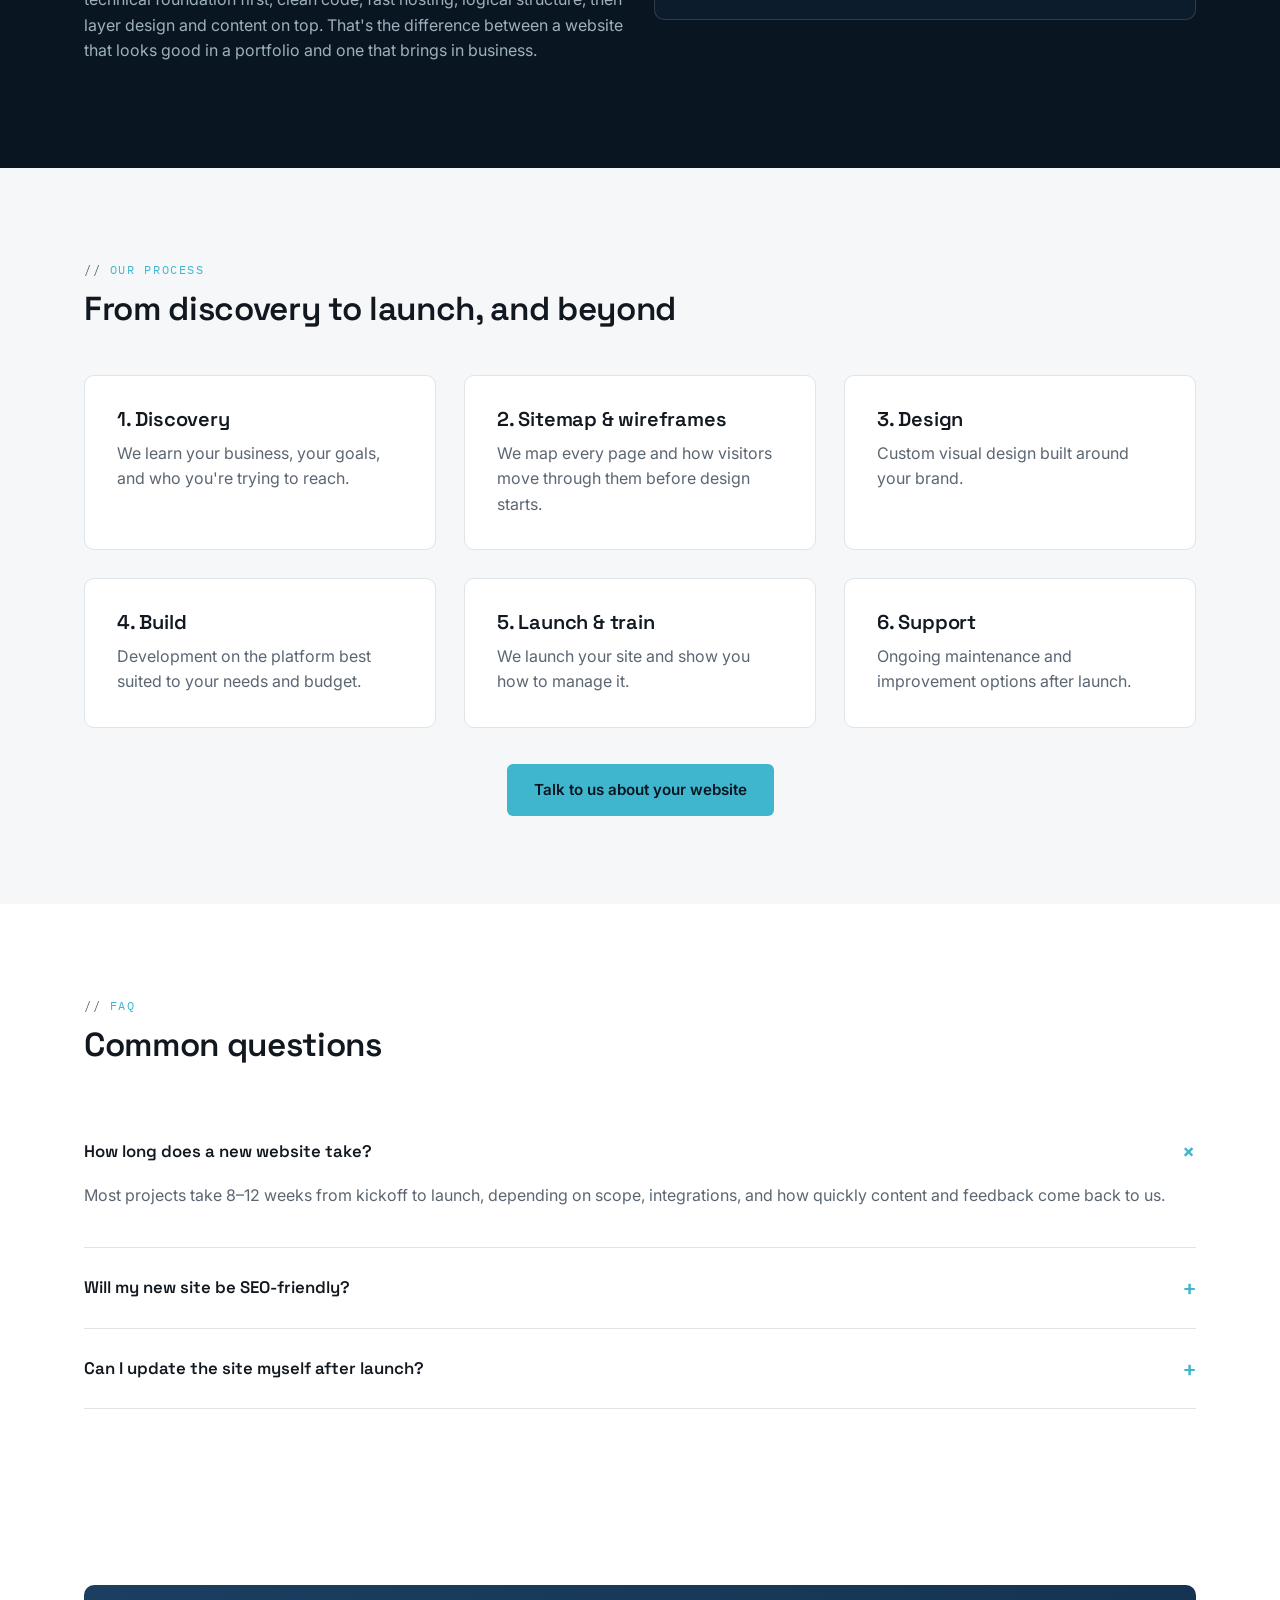
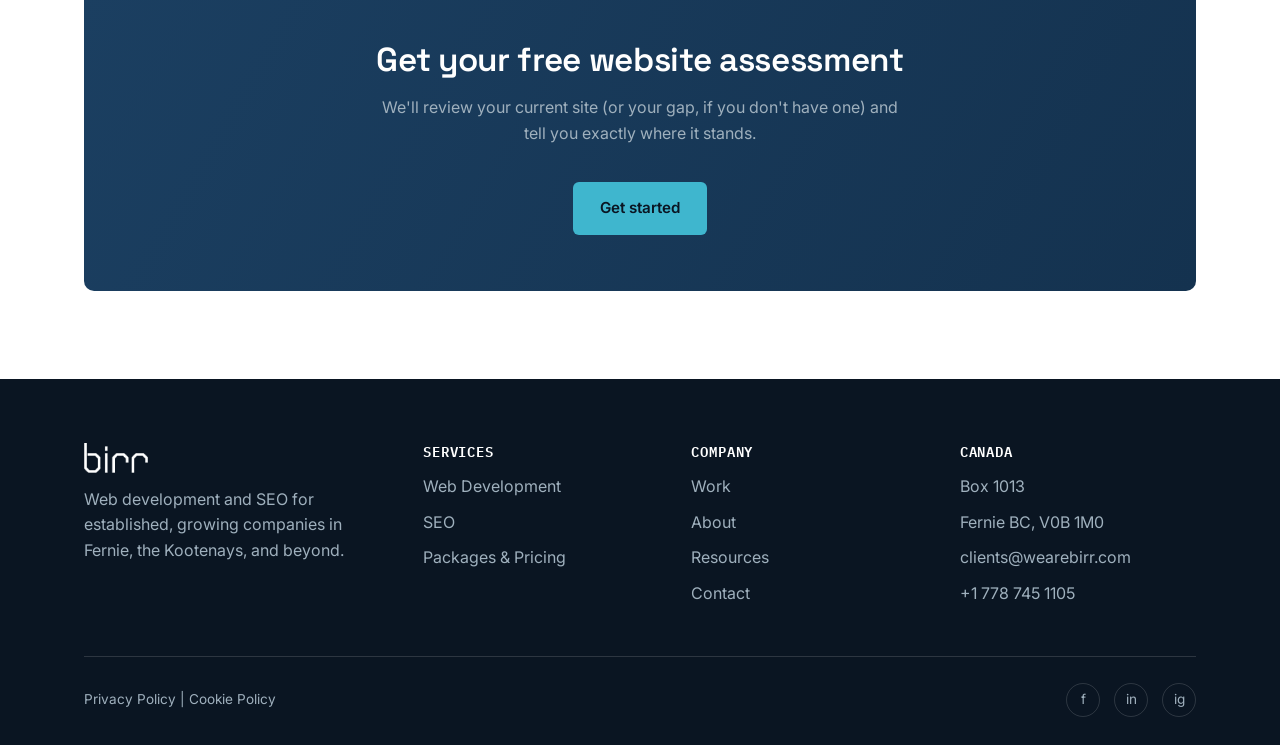
<file: web-development.html>
<!doctype html>
<html lang="en">
<head>
<meta charset="utf-8">
<title>Website Design & Development | birr, Fernie BC</title>
<meta name="description" content="Custom, mobile-first website design and development built for speed, usability, and conversions — plus SEO built in from the start, not bolted on after launch.">
<link rel="icon" type="image/png" sizes="32x32" href="images/favicon-32.png">
<link rel="icon" type="image/png" sizes="192x192" href="images/favicon-192.png">
<link rel="apple-touch-icon" href="images/favicon-192.png">
<link rel="canonical" href="https://wearebirr.com/web-development.html">
<meta property="og:type" content="website">
<meta property="og:site_name" content="birr">
<meta property="og:title" content="Website Design & Development | birr, Fernie BC">
<meta property="og:description" content="Custom, mobile-first website design and development built for speed, usability, and conversions — plus SEO built in from the start, not bolted on after launch.">
<meta property="og:url" content="https://wearebirr.com/web-development.html">
<meta property="og:image" content="https://wearebirr.com/images/og-image.jpg">
<meta name="twitter:card" content="summary_large_image">
<meta name="twitter:title" content="Website Design & Development | birr, Fernie BC">
<meta name="twitter:description" content="Custom, mobile-first website design and development built for speed, usability, and conversions — plus SEO built in from the start, not bolted on after launch.">
<meta name="twitter:image" content="https://wearebirr.com/images/og-image.jpg">
<meta name="viewport" content="width=device-width, initial-scale=1">
<link rel="preconnect" href="https://fonts.googleapis.com">
<link rel="preconnect" href="https://fonts.gstatic.com" crossorigin>
<link rel="preload" as="style" href="https://fonts.googleapis.com/css2?family=Space+Grotesk:wght@500;600;700&family=Inter:wght@400;500;600&family=IBM+Plex+Mono:wght@400;500&display=swap" onload="this.onload=null;this.rel='stylesheet'">
<noscript><link href="https://fonts.googleapis.com/css2?family=Space+Grotesk:wght@500;600;700&family=Inter:wght@400;500;600&family=IBM+Plex+Mono:wght@400;500&display=swap" rel="stylesheet"></noscript>
<link rel="stylesheet" href="css/style.css">
</head>
<body>

<header class="site-header">
  <div class="container">
    <a href="index.html" class="logo"><img src="images/logo-white.png" alt="birr" width="83" height="39"></a>
    <nav aria-label="Primary">
      <ul class="nav-links">
        <li><a href="web-development.html" aria-current="page">Web Development</a></li>
        <li><a href="seo.html">SEO</a></li>
        <li><a href="packages.html">Packages</a></li>
        <li><a href="work.html">Work</a></li>
        <li><a href="about.html">About</a></li>
        <li><a href="resources.html">Resources</a></li>
        <li><a href="contact.html">Contact</a></li>
      </ul>
    </nav>
    <div class="nav-cta">
      <a href="contact.html" class="btn btn-primary">Free Assessment</a>
      <button class="nav-toggle" aria-label="Toggle menu" aria-expanded="false">
        <svg viewBox="0 0 24 24" fill="none" stroke="currentColor" stroke-width="2"><line x1="3" y1="6" x2="21" y2="6"/><line x1="3" y1="12" x2="21" y2="12"/><line x1="3" y1="18" x2="21" y2="18"/></svg>
      </button>
    </div>
  </div>
</header>

<section class="page-intro">
  <div class="container">
    <span class="eyebrow">Web Development</span>
    <h1>Website design and development, built to convert.</h1>
    <p class="hero-sub" style="color:var(--muted); max-width:60ch;">A website isn't a brochure, it's the hardest-working piece of your business. We build sites that load fast, work on every device, and are structured so your customers can actually find what they need and take action.</p>
    <a href="contact.html" class="btn btn-primary" style="margin-top:10px;">Get a free website audit</a>
  </div>
</section>

<section>
  <div class="container">
    <div class="section-head">
      <span class="eyebrow">What's included</span>
      <h2>Everything a growing company's site needs</h2>
    </div>
    <div class="grid grid-3">
      <div class="card"><h3>Custom design</h3><p>Not a generic template stretched over your logo — a site built around how your business actually works.</p></div>
      <div class="card"><h3>Mobile-first build</h3><p>Most of your visitors are on their phone. We design for that first, not last.</p></div>
      <div class="card"><h3>SEO-ready architecture</h3><p>Clean code, proper heading structure, and fast load times give your SEO campaign something to actually work with.</p></div>
      <div class="card"><h3>Content &amp; copy support</h3><p>Page structure and copywriting support so your site says the right thing to the right person.</p></div>
      <div class="card"><h3>E-commerce ready</h3><p>Built to sell online when your business needs it, from day one or added later.</p></div>
      <div class="card"><h3>Content management</h3><p>We can build your site so that you can easily manage it, or we can build your site so it loads blazing fast. One saves you money, the other makes you money.</p></div>
    </div>
  </div>
</section>

<section class="dark">
  <div class="container">
    <div class="grid grid-2" style="align-items:center;">
      <div>
        <span class="eyebrow">Why it matters</span>
        <h2>Speed and structure matter more than looks</h2>
        <p>A beautiful site that loads slowly or confuses Google's crawlers won't get found, and won't convert the traffic it does get. We build the technical foundation first, clean code, fast hosting, logical structure, then layer design and content on top. That's the difference between a website that looks good in a portfolio and one that brings in business.</p>
      </div>
      <div class="card on-dark">
        <h3>Hosting built around your needs</h3>
        <p>We have a variety of hosting options. If data sovereignty is imperative, we can deliver 100% Canadian hosting.</p>
      </div>
    </div>
  </div>
</section>

<section class="surface">
  <div class="container">
    <div class="section-head">
      <span class="eyebrow">Our process</span>
      <h2>From discovery to launch, and beyond</h2>
    </div>
    <div class="grid grid-3">
      <div class="card"><h3>1. Discovery</h3><p>We learn your business, your goals, and who you're trying to reach.</p></div>
      <div class="card"><h3>2. Sitemap &amp; wireframes</h3><p>We map every page and how visitors move through them before design starts.</p></div>
      <div class="card"><h3>3. Design</h3><p>Custom visual design built around your brand.</p></div>
      <div class="card"><h3>4. Build</h3><p>Development on the platform best suited to your needs and budget.</p></div>
      <div class="card"><h3>5. Launch &amp; train</h3><p>We launch your site and show you how to manage it.</p></div>
      <div class="card"><h3>6. Support</h3><p>Ongoing maintenance and improvement options after launch.</p></div>
    </div>
    <div class="text-center" style="margin-top:36px;">
      <a href="contact.html" class="btn btn-primary">Talk to us about your website</a>
    </div>
  </div>
</section>

<section>
  <div class="container">
    <div class="section-head">
      <span class="eyebrow">FAQ</span>
      <h2>Common questions</h2>
    </div>
    <details class="faq-item" open>
      <summary>How long does a new website take?</summary>
      <p>Most projects take 8–12 weeks from kickoff to launch, depending on scope, integrations, and how quickly content and feedback come back to us.</p>
    </details>
    <details class="faq-item">
      <summary>Will my new site be SEO-friendly?</summary>
      <p>Yes — every site we build follows SEO best practices for structure, speed, and code from day one. If you want an active SEO campaign on top of that, see our <a href="seo.html" style="text-decoration:underline;">SEO services</a>.</p>
    </details>
    <details class="faq-item">
      <summary>Can I update the site myself after launch?</summary>
      <p>Yes. We build on platforms that let you make text and image updates without needing a developer, and we'll walk you through it.</p>
    </details>
  </div>
</section>

<section>
  <div class="container">
    <div class="cta-banner">
      <h2>Get your free website assessment</h2>
      <p>We'll review your current site (or your gap, if you don't have one) and tell you exactly where it stands.</p>
      <a href="contact.html" class="btn btn-primary" style="margin-top:20px;">Get started</a>
    </div>
  </div>
</section>

<footer class="site-footer">
  <div class="container">
    <div class="footer-top">
      <div class="footer-col">
        <div class="logo"><img src="images/logo-white.png" alt="birr" width="83" height="39" loading="lazy"></div>
        <p>Web development and SEO for established, growing companies in Fernie, the Kootenays, and beyond.</p>
      </div>
      <div class="footer-col">
        <h4>Services</h4>
        <ul>
          <li><a href="web-development.html">Web Development</a></li>
          <li><a href="seo.html">SEO</a></li>
          <li><a href="packages.html">Packages &amp; Pricing</a></li>
        </ul>
      </div>
      <div class="footer-col">
        <h4>Company</h4>
        <ul>
          <li><a href="work.html">Work</a></li>
          <li><a href="about.html">About</a></li>
          <li><a href="resources.html">Resources</a></li>
          <li><a href="contact.html">Contact</a></li>
        </ul>
      </div>
      <div class="footer-col">
        <h4>Canada</h4>
        <ul>
          <li>Box 1013</li>
          <li>Fernie BC, V0B 1M0</li>
          <li><a href="mailto:clients@wearebirr.com">clients@wearebirr.com</a></li>
          <li><a href="tel:+17787451105">+1 778 745 1105</a></li>
        </ul>
      </div>
    </div>
    <div class="footer-bottom">
      <div>Privacy Policy | Cookie Policy</div>
      <div class="social-links">
        <a href="https://www.facebook.com/wearebirr/" aria-label="Facebook">f</a>
        <a href="https://ca.linkedin.com/company/wearebirr/" aria-label="LinkedIn">in</a>
        <a href="https://www.instagram.com/birragency/" aria-label="Instagram">ig</a>
      </div>
    </div>
  </div>
</footer>

<script src="js/main.js"></script>
</body>
</html>
</file>
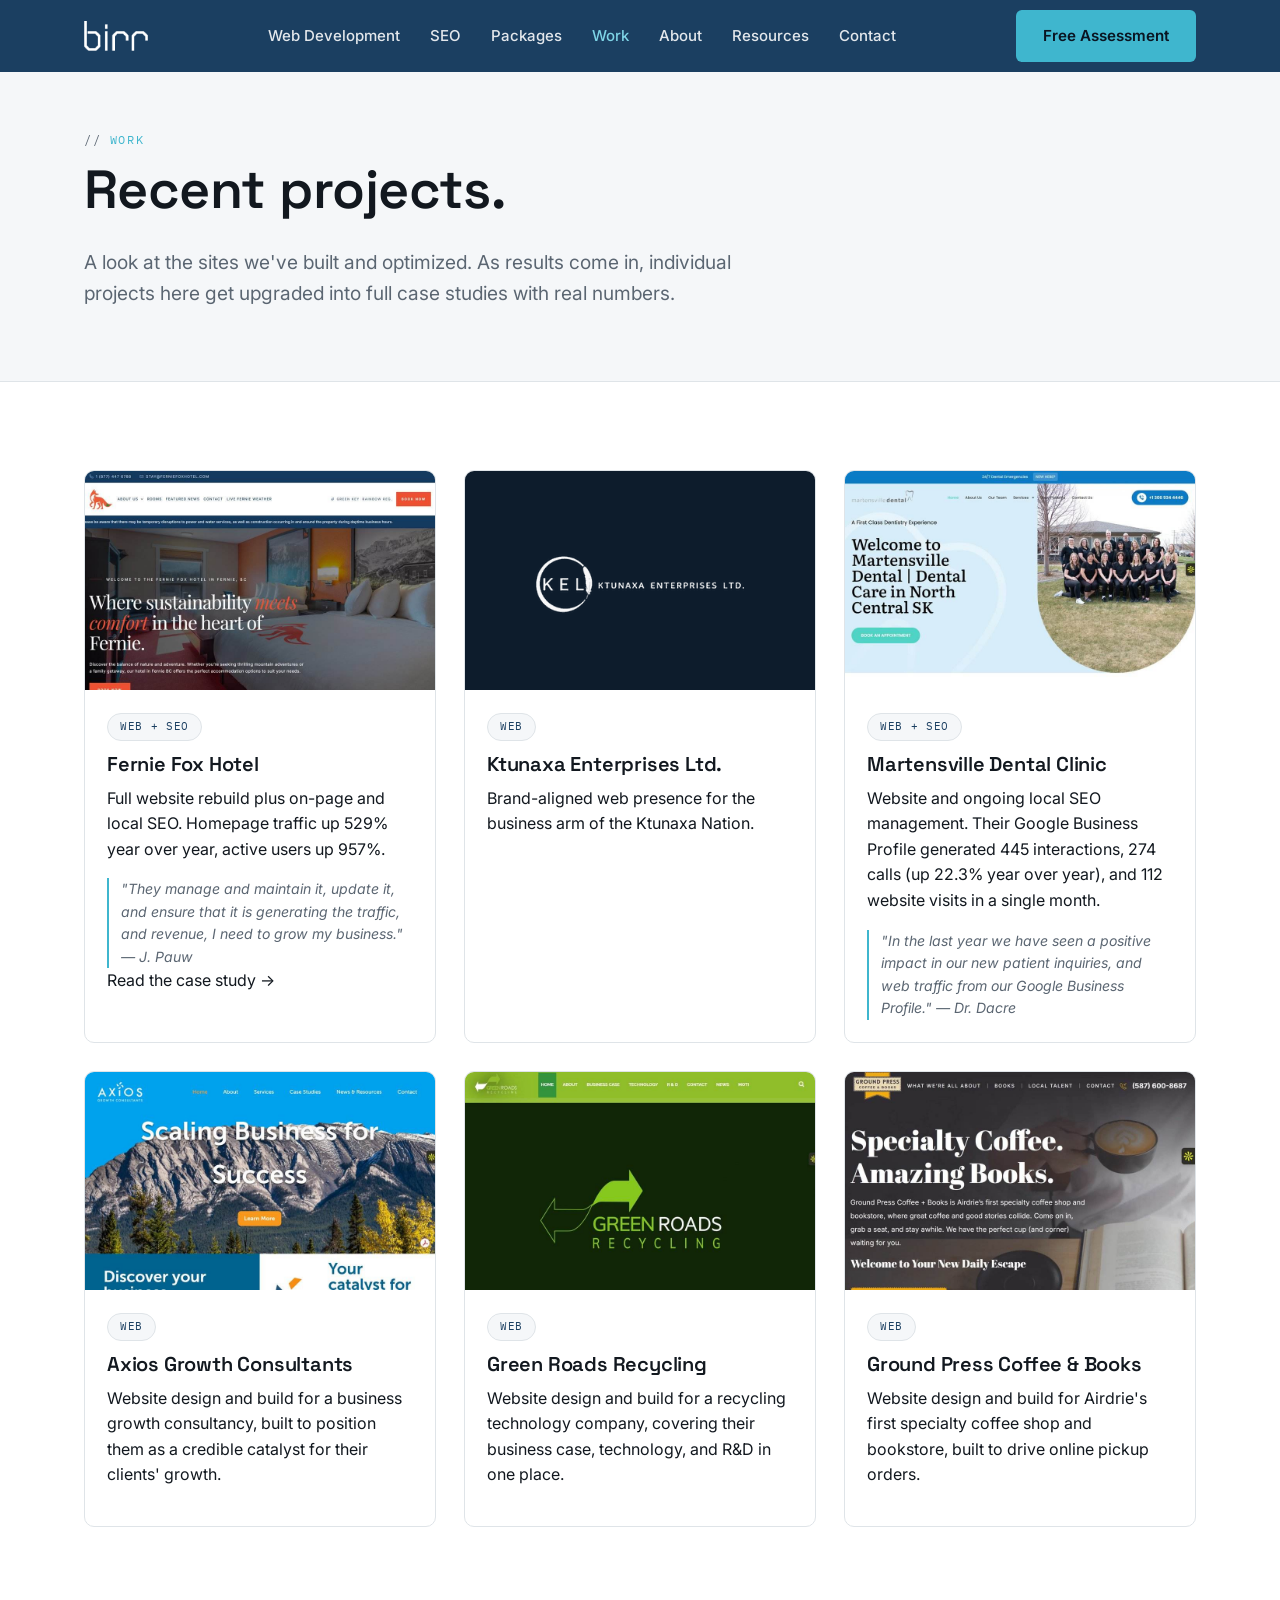
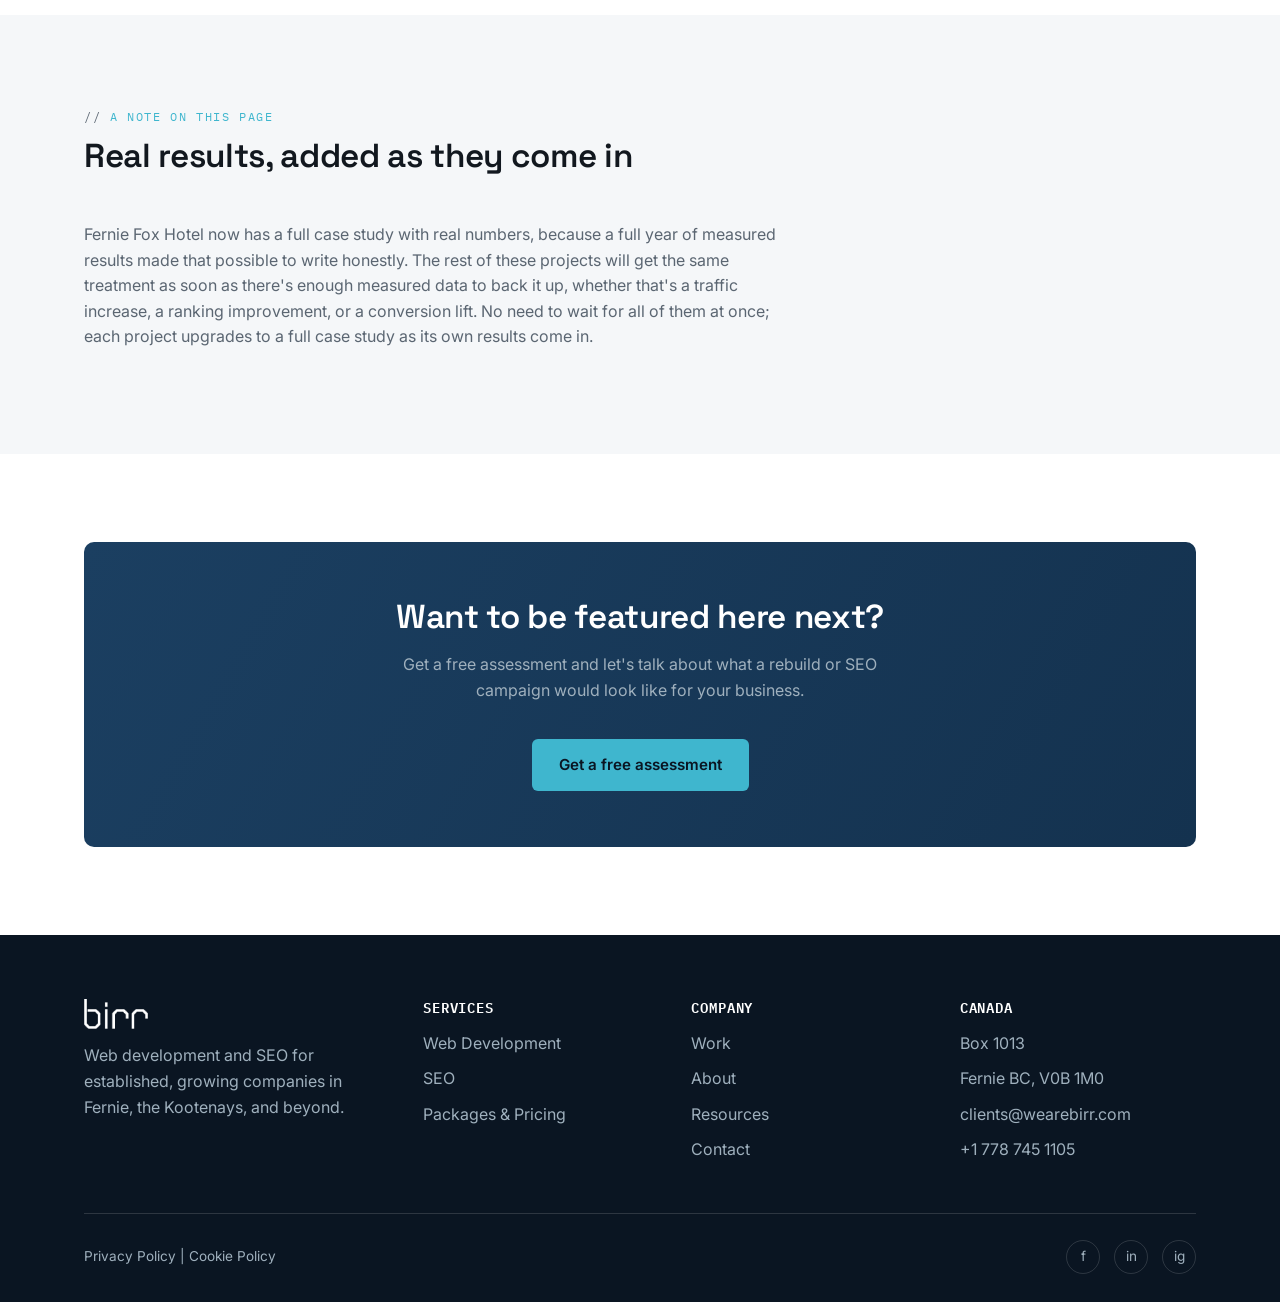
<file: work.html>
<!doctype html>
<html lang="en">
<head>
<meta charset="utf-8">
<title>Our Web Design & SEO Work | birr</title>
<meta name="description" content="See websites we've built and SEO campaigns we've run for businesses in Fernie, the Kootenays, and beyond.">
<link rel="icon" type="image/png" sizes="32x32" href="images/favicon-32.png">
<link rel="icon" type="image/png" sizes="192x192" href="images/favicon-192.png">
<link rel="apple-touch-icon" href="images/favicon-192.png">
<link rel="canonical" href="https://wearebirr.com/work.html">
<meta property="og:type" content="website">
<meta property="og:site_name" content="birr">
<meta property="og:title" content="Our Web Design & SEO Work | birr">
<meta property="og:description" content="See websites we've built and SEO campaigns we've run for businesses in Fernie, the Kootenays, and beyond.">
<meta property="og:url" content="https://wearebirr.com/work.html">
<meta property="og:image" content="https://wearebirr.com/images/og-image.jpg">
<meta name="twitter:card" content="summary_large_image">
<meta name="twitter:title" content="Our Web Design & SEO Work | birr">
<meta name="twitter:description" content="See websites we've built and SEO campaigns we've run for businesses in Fernie, the Kootenays, and beyond.">
<meta name="twitter:image" content="https://wearebirr.com/images/og-image.jpg">
<meta name="viewport" content="width=device-width, initial-scale=1">
<link rel="preconnect" href="https://fonts.googleapis.com">
<link rel="preconnect" href="https://fonts.gstatic.com" crossorigin>
<link rel="preload" as="style" href="https://fonts.googleapis.com/css2?family=Space+Grotesk:wght@500;600;700&family=Inter:wght@400;500;600&family=IBM+Plex+Mono:wght@400;500&display=swap" onload="this.onload=null;this.rel='stylesheet'">
<noscript><link href="https://fonts.googleapis.com/css2?family=Space+Grotesk:wght@500;600;700&family=Inter:wght@400;500;600&family=IBM+Plex+Mono:wght@400;500&display=swap" rel="stylesheet"></noscript>
<link rel="stylesheet" href="css/style.css">
</head>
<body>

<header class="site-header">
  <div class="container">
    <a href="index.html" class="logo"><img src="images/logo-white.png" alt="birr" width="83" height="39"></a>
    <nav aria-label="Primary">
      <ul class="nav-links">
        <li><a href="web-development.html">Web Development</a></li>
        <li><a href="seo.html">SEO</a></li>
        <li><a href="packages.html">Packages</a></li>
        <li><a href="work.html" aria-current="page">Work</a></li>
        <li><a href="about.html">About</a></li>
        <li><a href="resources.html">Resources</a></li>
        <li><a href="contact.html">Contact</a></li>
      </ul>
    </nav>
    <div class="nav-cta">
      <a href="contact.html" class="btn btn-primary">Free Assessment</a>
      <button class="nav-toggle" aria-label="Toggle menu" aria-expanded="false">
        <svg viewBox="0 0 24 24" fill="none" stroke="currentColor" stroke-width="2"><line x1="3" y1="6" x2="21" y2="6"/><line x1="3" y1="12" x2="21" y2="12"/><line x1="3" y1="18" x2="21" y2="18"/></svg>
      </button>
    </div>
  </div>
</header>

<section class="page-intro">
  <div class="container">
    <span class="eyebrow">Work</span>
    <h1>Recent projects.</h1>
    <p class="hero-sub" style="color:var(--muted); max-width:60ch;">A look at the sites we've built and optimized. As results come in, individual projects here get upgraded into full case studies with real numbers.</p>
  </div>
</section>

<section>
  <div class="container">
    <div class="grid grid-3">
      <div class="project-card">
        <div class="project-thumb has-shot"><img src="images/screenshots/fernie-fox-hotel.jpg" alt="Fernie Fox Hotel website homepage" loading="lazy"></div>
        <div class="project-body">
          <span class="tag">Web + SEO</span>
          <h3>Fernie Fox Hotel</h3>
          <p>Full website rebuild plus on-page and local SEO. Homepage traffic up 529% year over year, active users up 957%.</p>
          <blockquote style="font-size:0.88rem; font-style:italic; color:var(--muted); border-left:2px solid var(--accent-strong); padding-left:12px; margin:16px 0 0;">"They manage and maintain it, update it, and ensure that it is generating the traffic, and revenue, I need to grow my business." — J. Pauw</blockquote>
          <a class="card-link" href="fernie-fox-hotel.html">Read the case study →</a>
        </div>
      </div>
      <div class="project-card">
        <div class="project-thumb has-logo" style="background:var(--navy-deep-2);"><img src="images/clients/ktunaxa-enterprises.png" alt="Ktunaxa Enterprises Ltd. logo" loading="lazy"></div>
        <div class="project-body">
          <span class="tag">Web</span>
          <h3>Ktunaxa Enterprises Ltd.</h3>
          <p>Brand-aligned web presence for the business arm of the Ktunaxa Nation.</p>
        </div>
      </div>
      <div class="project-card">
        <div class="project-thumb has-shot"><img src="images/screenshots/martensville-dental.jpg" alt="Martensville Dental Clinic website homepage" loading="lazy"></div>
        <div class="project-body">
          <span class="tag">Web + SEO</span>
          <h3>Martensville Dental Clinic</h3>
          <p>Website and ongoing local SEO management. Their Google Business Profile generated 445 interactions, 274 calls (up 22.3% year over year), and 112 website visits in a single month.</p>
          <blockquote style="font-size:0.88rem; font-style:italic; color:var(--muted); border-left:2px solid var(--accent-strong); padding-left:12px; margin:16px 0 0;">"In the last year we have seen a positive impact in our new patient inquiries, and web traffic from our Google Business Profile." — Dr. Dacre</blockquote>
        </div>
      </div>
      <div class="project-card">
        <div class="project-thumb has-shot"><img src="images/screenshots/axios.jpg" alt="Axios Growth Consultants website homepage" loading="lazy"></div>
        <div class="project-body">
          <span class="tag">Web</span>
          <h3>Axios Growth Consultants</h3>
          <p>Website design and build for a business growth consultancy, built to position them as a credible catalyst for their clients' growth.</p>
        </div>
      </div>
      <div class="project-card">
        <div class="project-thumb has-shot"><img src="images/screenshots/greenroads.jpg" alt="Green Roads Recycling website homepage" loading="lazy"></div>
        <div class="project-body">
          <span class="tag">Web</span>
          <h3>Green Roads Recycling</h3>
          <p>Website design and build for a recycling technology company, covering their business case, technology, and R&amp;D in one place.</p>
        </div>
      </div>
      <div class="project-card">
        <div class="project-thumb has-shot"><img src="images/screenshots/ground-press.jpg" alt="Ground Press Coffee & Books website homepage" loading="lazy"></div>
        <div class="project-body">
          <span class="tag">Web</span>
          <h3>Ground Press Coffee &amp; Books</h3>
          <p>Website design and build for Airdrie's first specialty coffee shop and bookstore, built to drive online pickup orders.</p>
        </div>
      </div>
    </div>
  </div>
</section>

<section class="surface">
  <div class="container">
    <div class="section-head">
      <span class="eyebrow">A note on this page</span>
      <h2>Real results, added as they come in</h2>
    </div>
    <p style="max-width:70ch; color:var(--muted);">Fernie Fox Hotel now has a full case study with real numbers, because a full year of measured results made that possible to write honestly. The rest of these projects will get the same treatment as soon as there's enough measured data to back it up, whether that's a traffic increase, a ranking improvement, or a conversion lift. No need to wait for all of them at once; each project upgrades to a full case study as its own results come in.</p>
  </div>
</section>

<section>
  <div class="container">
    <div class="cta-banner">
      <h2>Want to be featured here next?</h2>
      <p>Get a free assessment and let's talk about what a rebuild or SEO campaign would look like for your business.</p>
      <a href="contact.html" class="btn btn-primary" style="margin-top:20px;">Get a free assessment</a>
    </div>
  </div>
</section>

<footer class="site-footer">
  <div class="container">
    <div class="footer-top">
      <div class="footer-col">
        <div class="logo"><img src="images/logo-white.png" alt="birr" width="83" height="39" loading="lazy"></div>
        <p>Web development and SEO for established, growing companies in Fernie, the Kootenays, and beyond.</p>
      </div>
      <div class="footer-col">
        <h4>Services</h4>
        <ul>
          <li><a href="web-development.html">Web Development</a></li>
          <li><a href="seo.html">SEO</a></li>
          <li><a href="packages.html">Packages &amp; Pricing</a></li>
        </ul>
      </div>
      <div class="footer-col">
        <h4>Company</h4>
        <ul>
          <li><a href="work.html">Work</a></li>
          <li><a href="about.html">About</a></li>
          <li><a href="resources.html">Resources</a></li>
          <li><a href="contact.html">Contact</a></li>
        </ul>
      </div>
      <div class="footer-col">
        <h4>Canada</h4>
        <ul>
          <li>Box 1013</li>
          <li>Fernie BC, V0B 1M0</li>
          <li><a href="mailto:clients@wearebirr.com">clients@wearebirr.com</a></li>
          <li><a href="tel:+17787451105">+1 778 745 1105</a></li>
        </ul>
      </div>
    </div>
    <div class="footer-bottom">
      <div>Privacy Policy | Cookie Policy</div>
      <div class="social-links">
        <a href="https://www.facebook.com/wearebirr/" aria-label="Facebook">f</a>
        <a href="https://ca.linkedin.com/company/wearebirr/" aria-label="LinkedIn">in</a>
        <a href="https://www.instagram.com/birragency/" aria-label="Instagram">ig</a>
      </div>
    </div>
  </div>
</footer>

<script src="js/main.js"></script>
</body>
</html>
</file>
<file: css/style.css>
/* ==========================================================================
   birr — web development & SEO
   Design tokens
   ========================================================================== */

:root {
  /* Brand colours, carried from the existing wearebirr.com palette */
  --navy-header: #1b3f61;
  --navy-header-dark: #14324f;
  --navy-deep: #0a1522;
  --navy-deep-2: #0d1c2c;
  --accent: #7ed4e6;
  --accent-strong: #3fb6ce;
  --white: #ffffff;
  --ink: #12181f;
  --muted: #5b6672;
  --muted-on-dark: #9fb0bd;
  --surface: #f5f7f9;
  --surface-2: #eef1f4;
  --border: #dfe4e8;
  --border-on-dark: rgba(255, 255, 255, 0.14);

  --font-display: "Space Grotesk", "Helvetica Neue", Arial, sans-serif;
  --font-body: "Inter", "Helvetica Neue", Arial, sans-serif;
  --font-mono: "IBM Plex Mono", "Courier New", monospace;

  --container: 1160px;
  --radius: 10px;
  --radius-sm: 6px;
}

* { box-sizing: border-box; }
html { scroll-behavior: smooth; }

@media (prefers-reduced-motion: reduce) {
  html { scroll-behavior: auto; }
  *, *::before, *::after {
    animation-duration: 0.001ms !important;
    animation-iteration-count: 1 !important;
    transition-duration: 0.001ms !important;
    scroll-behavior: auto !important;
  }
}

body {
  margin: 0;
  font-family: var(--font-body);
  color: var(--ink);
  background: var(--white);
  line-height: 1.6;
  -webkit-font-smoothing: antialiased;
}

h1, h2, h3, h4 {
  font-family: var(--font-display);
  line-height: 1.12;
  margin: 0 0 0.5em 0;
  font-weight: 600;
  letter-spacing: -0.01em;
}

h1 { font-size: clamp(2.2rem, 4.2vw, 3.4rem); }
h2 { font-size: clamp(1.6rem, 2.6vw, 2.2rem); }
h3 { font-size: 1.25rem; }

p { margin: 0 0 1em 0; }
a { color: inherit; text-decoration: none; }

img { max-width: 100%; display: block; }

.container {
  max-width: var(--container);
  margin: 0 auto;
  padding: 0 24px;
}

/* Focus visibility */
a:focus-visible,
button:focus-visible,
input:focus-visible,
textarea:focus-visible,
select:focus-visible {
  outline: 2px solid var(--accent-strong);
  outline-offset: 3px;
}

/* Eyebrow / label style — monospace, used for structural signposting */
.eyebrow {
  font-family: var(--font-mono);
  font-size: 0.72rem;
  letter-spacing: 0.14em;
  text-transform: uppercase;
  color: var(--accent-strong);
  display: inline-block;
  margin-bottom: 0.9em;
}
.eyebrow::before { content: "// "; color: var(--muted); }
section.dark .eyebrow::before { color: var(--muted-on-dark); }

/* ==========================================================================
   Buttons
   ========================================================================== */

.btn {
  display: inline-flex;
  align-items: center;
  justify-content: center;
  gap: 8px;
  font-family: var(--font-body);
  font-weight: 600;
  font-size: 0.95rem;
  padding: 13px 26px;
  border-radius: var(--radius-sm);
  border: 1.5px solid transparent;
  cursor: pointer;
  transition: transform 0.15s ease, background 0.15s ease, border-color 0.15s ease, color 0.15s ease;
  white-space: nowrap;
}
.btn:hover { transform: translateY(-1px); }

.btn-primary {
  background: var(--accent-strong);
  color: var(--navy-deep);
}
.btn-primary:hover { background: var(--accent); }

.btn-outline {
  background: transparent;
  border-color: var(--ink);
  color: var(--ink);
}
.btn-outline:hover { border-color: var(--navy-header); background: var(--surface); }

.btn-outline-light {
  background: transparent;
  border-color: rgba(255,255,255,0.5);
  color: var(--white);
}
.btn-outline-light:hover { border-color: var(--white); background: rgba(255,255,255,0.08); }

.btn-block { width: 100%; }

/* ==========================================================================
   Header / nav
   ========================================================================== */

.site-header {
  background: var(--navy-header);
  position: sticky;
  top: 0;
  z-index: 50;
}
.site-header .container {
  display: flex;
  align-items: center;
  justify-content: space-between;
  height: 72px;
}

.logo {
  display: inline-flex;
  align-items: center;
}
.logo img {
  height: 30px;
  width: auto;
  display: block;
}

.nav-links {
  display: flex;
  align-items: center;
  gap: 30px;
  list-style: none;
  margin: 0;
  padding: 0;
}
.nav-links a {
  color: rgba(255,255,255,0.88);
  font-size: 0.94rem;
  font-weight: 500;
  transition: color 0.15s ease;
}
.nav-links a:hover,
.nav-links a[aria-current="page"] { color: var(--accent); }

.nav-cta { display: flex; align-items: center; gap: 18px; }

.nav-toggle {
  display: none;
  background: none;
  border: none;
  color: var(--white);
  cursor: pointer;
  padding: 6px;
}
.nav-toggle svg { width: 26px; height: 26px; }

@media (max-width: 880px) {
  .nav-links {
    position: absolute;
    top: 72px;
    left: 0;
    right: 0;
    background: var(--navy-header-dark);
    flex-direction: column;
    align-items: flex-start;
    gap: 0;
    padding: 8px 24px 20px;
    display: none;
  }
  .nav-links.open { display: flex; }
  .nav-links li { width: 100%; padding: 12px 0; border-bottom: 1px solid rgba(255,255,255,0.08); }
  .nav-cta .btn-primary { display: none; }
  .nav-toggle { display: inline-flex; }
}

/* ==========================================================================
   Hero (tech-forward, graphic-led, no photography)
   ========================================================================== */

.hero {
  background: radial-gradient(ellipse at 20% -10%, #16324e 0%, var(--navy-deep) 55%, var(--navy-deep-2) 100%);
  color: var(--white);
  position: relative;
  overflow: hidden;
  padding: 90px 0 110px;
}

.hero::before {
  content: "";
  position: absolute;
  inset: 0;
  background-image:
    linear-gradient(rgba(255,255,255,0.05) 1px, transparent 1px),
    linear-gradient(90deg, rgba(255,255,255,0.05) 1px, transparent 1px);
  background-size: 42px 42px;
  mask-image: radial-gradient(ellipse at 30% 20%, black 0%, transparent 65%);
  pointer-events: none;
}

.hero .container {
  position: relative;
  display: grid;
  grid-template-columns: 1.05fr 0.95fr;
  gap: 48px;
  align-items: center;
}

.hero-copy .eyebrow { color: var(--accent); }
.hero-copy .eyebrow::before { color: var(--muted-on-dark); }

.hero h1 { color: var(--white); }
.hero-sub {
  font-size: 1.2rem;
  color: var(--muted-on-dark);
  max-width: 46ch;
}
.hero-actions { display: flex; gap: 14px; margin-top: 30px; flex-wrap: wrap; }

.hero-graphic { position: relative; }

@media (max-width: 880px) {
  .hero .container { grid-template-columns: 1fr; }
  .hero-graphic { order: -1; max-width: 340px; margin: 0 auto; }
}

/* Signature diagram: browser wireframe -> search result, connected by a
   traced path. Represents "we build the site, then we get it found." */
.build-rank-diagram { width: 100%; height: auto; overflow: visible; }
.brd-path {
  stroke-dasharray: 6 6;
  animation: brd-dash 18s linear infinite;
}
@keyframes brd-dash { to { stroke-dashoffset: -240; } }
.brd-pulse { animation: brd-pulse 2.6s ease-in-out infinite; transform-origin: center; }
@keyframes brd-pulse { 0%, 100% { opacity: 0.55; } 50% { opacity: 1; } }

/* ==========================================================================
   Generic sections
   ========================================================================== */

section { padding: 88px 0; }
section.tight { padding: 56px 0; }
section.dark { background: var(--navy-deep); color: var(--white); }
section.dark h2, section.dark h3 { color: var(--white); }
section.dark p { color: var(--muted-on-dark); }
section.surface { background: var(--surface); }

.section-head { max-width: 620px; margin-bottom: 48px; }
.section-head.center { margin-left: auto; margin-right: auto; text-align: center; }

/* Two/three/four-up grids */
.grid {
  display: grid;
  gap: 28px;
}
.grid-2 { grid-template-columns: repeat(2, 1fr); }
.grid-3 { grid-template-columns: repeat(3, 1fr); }
.grid-4 { grid-template-columns: repeat(4, 1fr); }

@media (max-width: 880px) {
  .grid-2, .grid-3, .grid-4 { grid-template-columns: 1fr; }
}
@media (min-width: 881px) and (max-width: 1080px) {
  .grid-4 { grid-template-columns: repeat(2, 1fr); }
}

/* Service / feature cards */
.card {
  background: var(--white);
  border: 1px solid var(--border);
  border-radius: var(--radius);
  padding: 32px;
  transition: border-color 0.2s ease, transform 0.2s ease;
}
.card:hover { border-color: var(--accent-strong); transform: translateY(-3px); }
.card .card-icon {
  width: 40px; height: 40px;
  margin-bottom: 18px;
  color: var(--accent-strong);
}
.card h3 { margin-bottom: 10px; }
.card p { color: var(--muted); margin-bottom: 0; }
.card a.card-link {
  display: inline-block;
  margin-top: 16px;
  font-weight: 600;
  font-size: 0.92rem;
  color: var(--navy-header);
  border-bottom: 1px solid var(--accent-strong);
}

.card.on-dark { background: var(--navy-deep-2); border-color: var(--border-on-dark); }
.card.on-dark p { color: var(--muted-on-dark); }
.card.on-dark a.card-link { color: var(--accent); }

/* Numbered process steps */
.steps { counter-reset: step; }
.step {
  display: grid;
  grid-template-columns: 56px 1fr;
  gap: 20px;
  padding: 22px 0;
  border-bottom: 1px solid var(--border-on-dark);
}
.step:last-child { border-bottom: none; }
.step-num {
  font-family: var(--font-mono);
  font-size: 0.95rem;
  color: var(--accent);
  border: 1px solid var(--border-on-dark);
  border-radius: 50%;
  width: 44px; height: 44px;
  display: flex; align-items: center; justify-content: center;
}
.step h3 { margin-bottom: 6px; font-size: 1.05rem; }

/* CTA banner */
.cta-banner {
  background: linear-gradient(120deg, var(--navy-header) 0%, var(--navy-header-dark) 100%);
  color: var(--white);
  border-radius: var(--radius);
  padding: 56px;
  text-align: center;
}
.cta-banner h2 { color: var(--white); }
.cta-banner p { color: var(--muted-on-dark); max-width: 52ch; margin-left: auto; margin-right: auto; }

/* Pricing table */
.pricing-table { width: 100%; border-collapse: collapse; }
.pricing-table th, .pricing-table td {
  border: 1px solid var(--border);
  padding: 18px;
  text-align: left;
  vertical-align: top;
}
.pricing-table thead th {
  background: var(--navy-deep);
  color: var(--white);
  font-family: var(--font-display);
}
.pricing-table td.price { font-family: var(--font-mono); font-size: 1.1rem; color: var(--navy-header); }
.pricing-table tbody tr:nth-child(odd) { background: var(--surface); }

@media (max-width: 700px) {
  .pricing-table, .pricing-table thead, .pricing-table tbody, .pricing-table th, .pricing-table td, .pricing-table tr { display: block; }
  .pricing-table thead { display: none; }
  .pricing-table tr { margin-bottom: 20px; border: 1px solid var(--border); border-radius: var(--radius-sm); overflow: hidden; }
  .pricing-table td { border: none; border-bottom: 1px solid var(--border); }
  .pricing-table td::before { content: attr(data-label); display: block; font-family: var(--font-mono); font-size: 0.7rem; color: var(--muted); text-transform: uppercase; letter-spacing: 0.08em; margin-bottom: 4px; }
}

/* FAQ */
.faq-item { border-bottom: 1px solid var(--border); padding: 22px 0; }
.faq-item summary {
  cursor: pointer;
  font-family: var(--font-display);
  font-weight: 600;
  font-size: 1.05rem;
  list-style: none;
  display: flex;
  justify-content: space-between;
  align-items: center;
}
.faq-item summary::-webkit-details-marker { display: none; }
.faq-item summary::after {
  content: "+";
  font-family: var(--font-mono);
  font-size: 1.4rem;
  color: var(--accent-strong);
  margin-left: 20px;
  transition: transform 0.2s ease;
}
.faq-item[open] summary::after { transform: rotate(45deg); }
.faq-item p { margin-top: 14px; color: var(--muted); }

/* Client logo bar */
.client-logos {
  display: flex;
  flex-wrap: wrap;
  gap: 18px;
  align-items: center;
  justify-content: center;
}
.client-logo-chip {
  background: var(--white);
  border-radius: var(--radius-sm);
  padding: 14px 26px;
  height: 66px;
  display: flex;
  align-items: center;
  justify-content: center;
}
.client-logo-chip img {
  max-height: 36px;
  max-width: 140px;
  width: auto;
  height: auto;
  display: block;
}
.client-logo-chip.on-dark-chip {
  background: var(--navy-deep-2);
  border: 1px solid var(--border-on-dark);
}

/* Real client logo shown inside a project thumbnail, in lieu of a full
   site screenshot */
.project-thumb.has-logo {
  background: var(--surface-2);
  padding: 30px;
}
.project-thumb.has-logo img {
  max-width: 78%;
  max-height: 72%;
  width: auto;
  height: auto;
}

/* Real site screenshot inside a project thumbnail */
.project-thumb.has-shot {
  padding: 0;
  overflow: hidden;
}
.project-thumb.has-shot img {
  width: 100%;
  height: 100%;
  object-fit: cover;
  object-position: top;
  display: block;
}

/* Project showcase cards (Work page) */
.project-card {
  border: 1px solid var(--border);
  border-radius: var(--radius);
  overflow: hidden;
  background: var(--white);
}
.project-thumb {
  aspect-ratio: 16 / 10;
  background:
    linear-gradient(135deg, var(--surface-2) 25%, transparent 25%) -8px 0/16px 16px,
    linear-gradient(225deg, var(--surface-2) 25%, transparent 25%) -8px 0/16px 16px,
    linear-gradient(315deg, var(--surface-2) 25%, transparent 25%) 0px 0/16px 16px,
    linear-gradient(45deg, var(--surface-2) 25%, var(--surface) 25%) 0px 0/16px 16px;
  display: flex;
  align-items: center;
  justify-content: center;
  color: var(--muted);
  font-family: var(--font-mono);
  font-size: 0.8rem;
  text-align: center;
  padding: 16px;
}
.project-body { padding: 22px; }
.tag {
  display: inline-block;
  font-family: var(--font-mono);
  font-size: 0.7rem;
  letter-spacing: 0.06em;
  text-transform: uppercase;
  background: var(--surface);
  border: 1px solid var(--border);
  border-radius: 20px;
  padding: 4px 12px;
  margin-bottom: 12px;
  color: var(--navy-header);
}

/* Forms */
.form-field { margin-bottom: 20px; }
.form-field label {
  display: block;
  font-weight: 600;
  font-size: 0.88rem;
  margin-bottom: 6px;
}
.form-field input,
.form-field select,
.form-field textarea {
  width: 100%;
  padding: 12px 14px;
  border: 1.5px solid var(--border);
  border-radius: var(--radius-sm);
  font-family: var(--font-body);
  font-size: 0.96rem;
  background: var(--white);
  color: var(--ink);
}
.form-field textarea { resize: vertical; min-height: 120px; }
.form-field input:focus,
.form-field select:focus,
.form-field textarea:focus {
  outline: 2px solid var(--accent-strong);
  outline-offset: 1px;
  border-color: var(--accent-strong);
}
.form-field input[aria-invalid="true"],
.form-field textarea[aria-invalid="true"] {
  border-color: #d64545;
}
.field-error {
  display: block;
  margin-top: 6px;
  font-size: 0.82rem;
  color: #c53030;
}

/* Contact form submit status (Formspree AJAX response) */
.form-status {
  display: none;
  border-radius: var(--radius-sm);
  padding: 16px 18px;
  margin-top: 18px;
  font-size: 0.94rem;
}
.form-status.visible { display: block; }
.form-status.success {
  background: rgba(126, 212, 230, 0.14);
  border: 1px solid var(--accent-strong);
  color: var(--navy-header);
}
.form-status.error {
  background: rgba(214, 69, 69, 0.08);
  border: 1px solid #d64545;
  color: #a83232;
}
.btn[disabled] { opacity: 0.65; cursor: not-allowed; transform: none; }

/* Testimonials */
.testimonial {
  background: var(--white);
  border: 1px solid var(--border);
  border-left: 3px solid var(--accent-strong);
  border-radius: var(--radius-sm);
  padding: 30px 32px;
}
.testimonial blockquote {
  margin: 0 0 18px 0;
  font-family: var(--font-display);
  font-size: 1.15rem;
  font-weight: 500;
  line-height: 1.45;
  color: var(--ink);
}
.testimonial cite {
  font-style: normal;
  font-family: var(--font-mono);
  font-size: 0.82rem;
  color: var(--muted);
  display: block;
}
.testimonial cite strong { color: var(--navy-header); font-weight: 600; }
section.dark .testimonial { background: var(--navy-deep-2); border-color: var(--border-on-dark); }
section.dark .testimonial blockquote { color: var(--white); }
section.dark .testimonial cite { color: var(--muted-on-dark); }
section.dark .testimonial cite strong { color: var(--accent); }

/* Case study stat callouts */
.stat-card {
  text-align: center;
  padding: 28px 18px;
  border: 1px solid var(--border);
  border-radius: var(--radius);
  background: var(--white);
}
.stat-card .stat-number {
  font-family: var(--font-display);
  font-size: 2.1rem;
  font-weight: 700;
  color: var(--navy-header);
  line-height: 1;
  margin-bottom: 8px;
}
.stat-card .stat-number .delta {
  display: block;
  font-family: var(--font-mono);
  font-size: 0.78rem;
  font-weight: 500;
  color: var(--accent-strong);
  margin-top: 6px;
}
.stat-card .stat-label {
  font-size: 0.86rem;
  color: var(--muted);
}
section.dark .stat-card { background: var(--navy-deep-2); border-color: var(--border-on-dark); }
section.dark .stat-card .stat-number { color: var(--white); }
section.dark .stat-card .stat-label { color: var(--muted-on-dark); }

.case-study-quote-block {
  border-left: 3px solid var(--accent-strong);
  padding-left: 24px;
  margin: 0;
}
.case-study-quote-block p {
  font-family: var(--font-display);
  font-size: 1.4rem;
  font-weight: 500;
  line-height: 1.4;
  color: var(--ink);
}
.case-study-quote-block cite {
  font-style: normal;
  font-family: var(--font-mono);
  font-size: 0.85rem;
  color: var(--muted);
}

.contact-card {
  background: var(--navy-deep);
  color: var(--white);
  border-radius: var(--radius);
  padding: 34px;
}
.contact-card h3 { color: var(--white); }
.contact-card p { color: var(--muted-on-dark); }
.contact-line { display: flex; gap: 12px; margin-bottom: 14px; font-size: 0.96rem; }
.contact-line svg { flex-shrink: 0; color: var(--accent); width: 20px; height: 20px; margin-top: 2px; }

/* Breadcrumb-ish page intro band */
.page-intro {
  background: var(--surface);
  padding: 54px 0;
  border-bottom: 1px solid var(--border);
}
.page-intro .eyebrow { color: var(--accent-strong); }

/* Footer */
.site-footer {
  background: var(--navy-deep);
  color: var(--muted-on-dark);
  padding: 64px 0 28px;
}
.footer-top {
  display: grid;
  grid-template-columns: 1.3fr 1fr 1fr 1fr;
  gap: 32px;
  padding-bottom: 40px;
  border-bottom: 1px solid var(--border-on-dark);
}
.footer-top .logo { margin-bottom: 14px; }
.footer-col h4 {
  color: var(--white);
  font-size: 0.85rem;
  letter-spacing: 0.06em;
  text-transform: uppercase;
  font-family: var(--font-mono);
  margin-bottom: 16px;
}
.footer-col ul { list-style: none; margin: 0; padding: 0; }
.footer-col li { margin-bottom: 10px; }
.footer-col a:hover { color: var(--accent); }
.footer-bottom {
  display: flex;
  justify-content: space-between;
  align-items: center;
  flex-wrap: wrap;
  gap: 12px;
  padding-top: 26px;
  font-size: 0.85rem;
}
.social-links { display: flex; gap: 14px; }
.social-links a {
  width: 34px; height: 34px;
  border: 1px solid var(--border-on-dark);
  border-radius: 50%;
  display: flex; align-items: center; justify-content: center;
  transition: border-color 0.15s ease, color 0.15s ease;
}
.social-links a:hover { border-color: var(--accent); color: var(--accent); }

@media (max-width: 880px) {
  .footer-top { grid-template-columns: 1fr 1fr; }
}
@media (max-width: 560px) {
  .footer-top { grid-template-columns: 1fr; }
}

/* Utility */
.text-center { text-align: center; }
.mt-0 { margin-top: 0; }
.mb-0 { margin-bottom: 0; }
</file>
